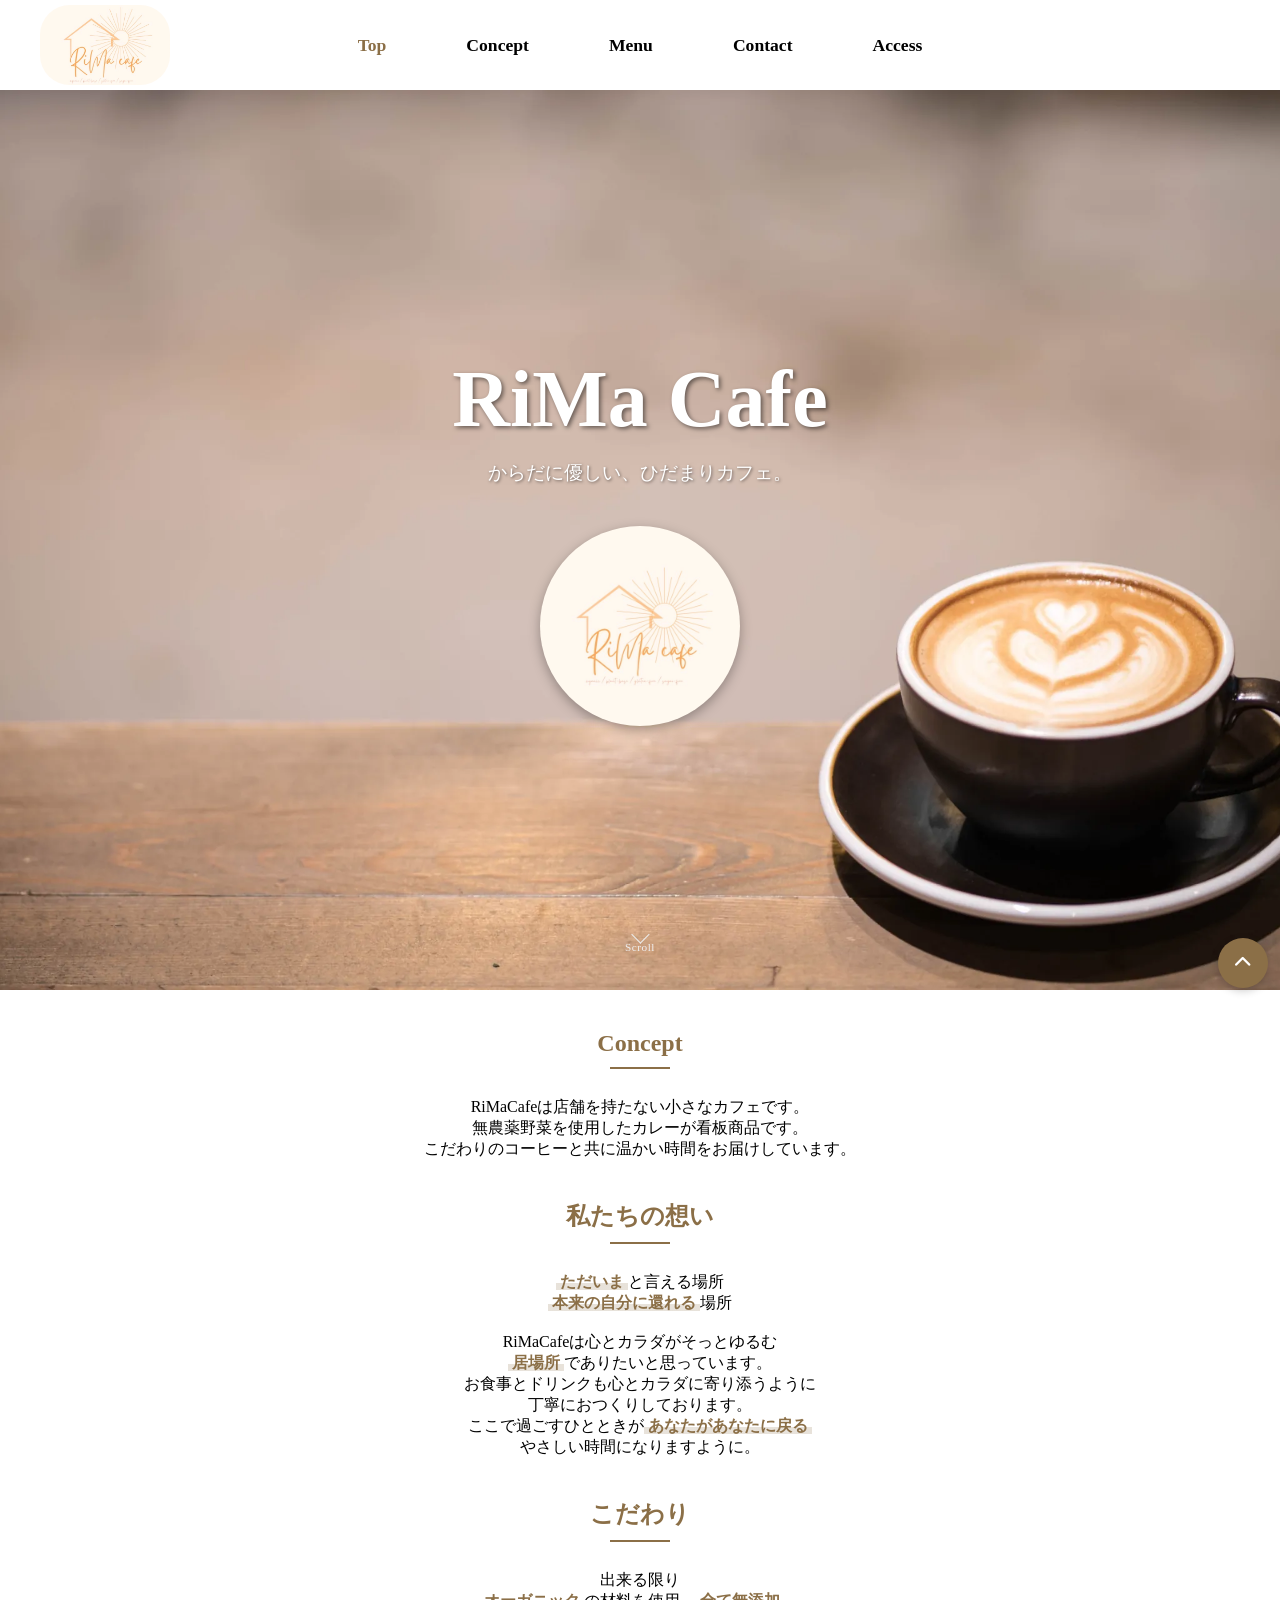
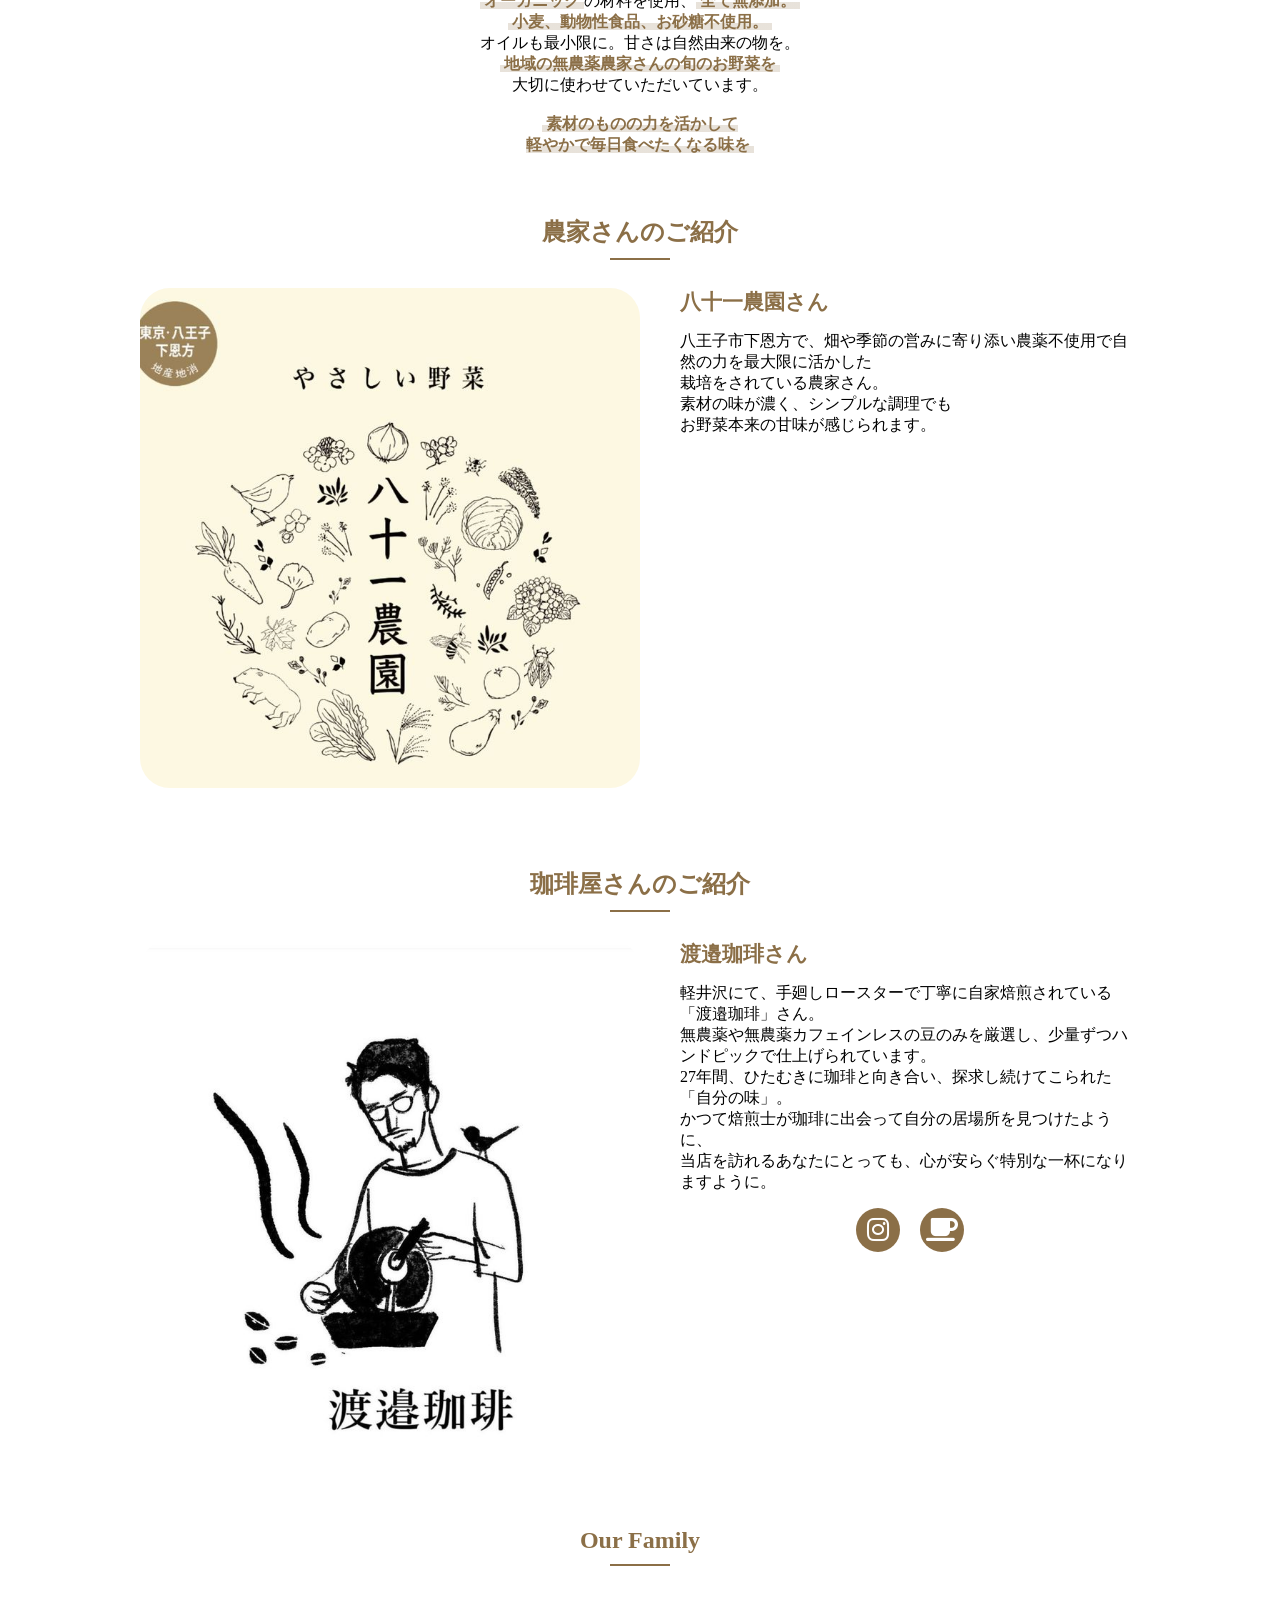
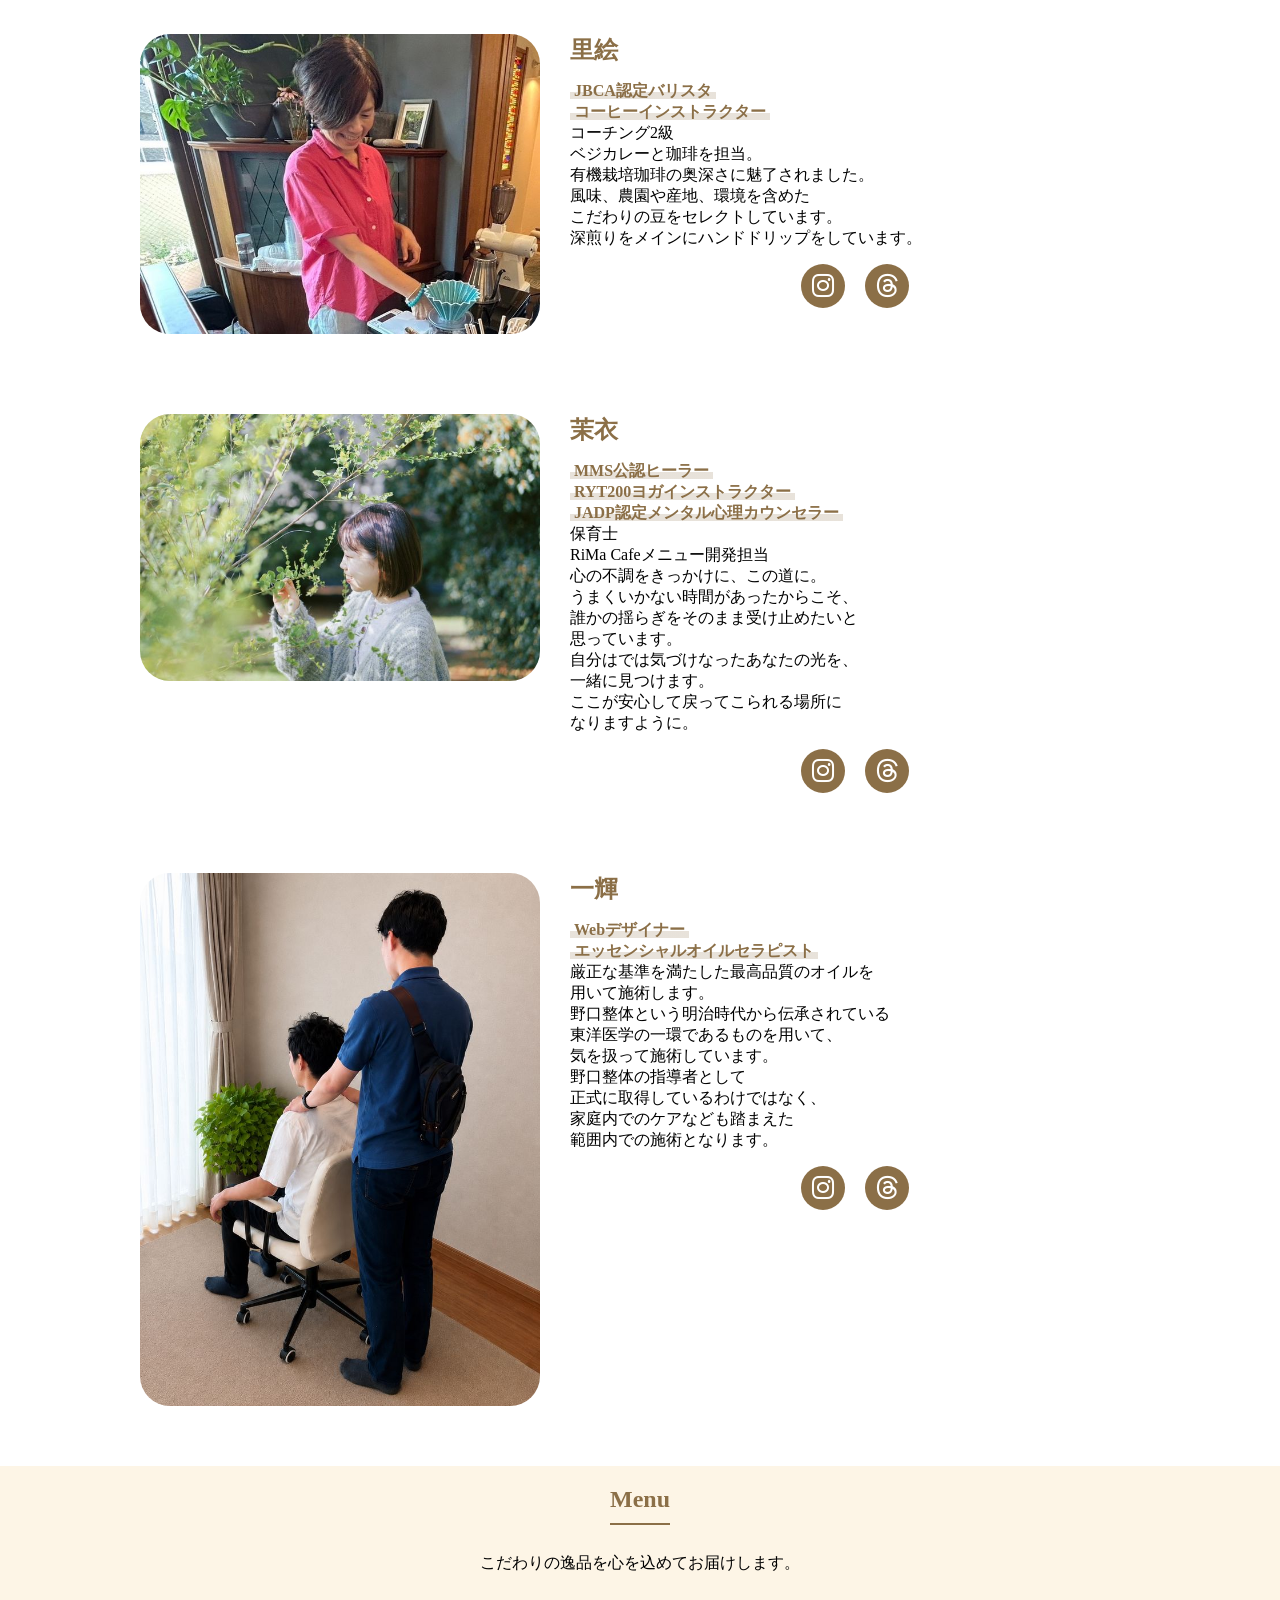
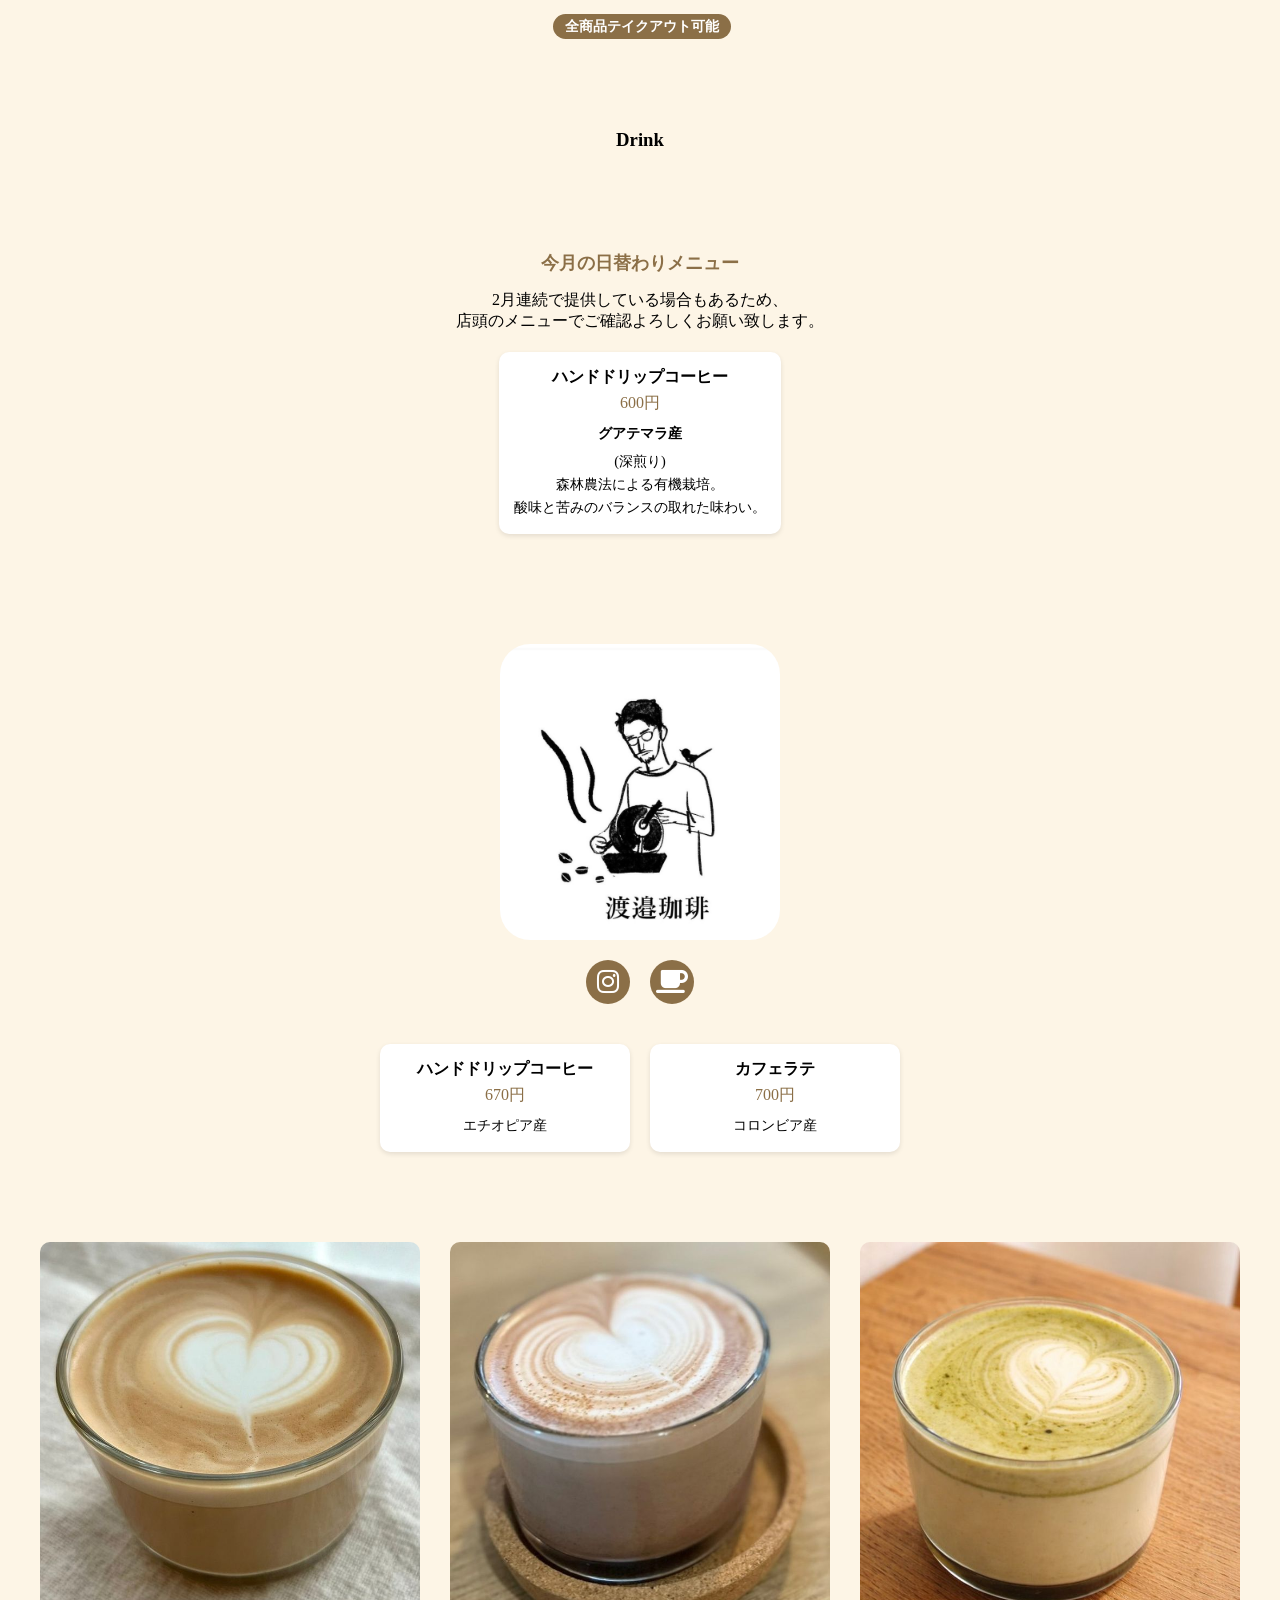
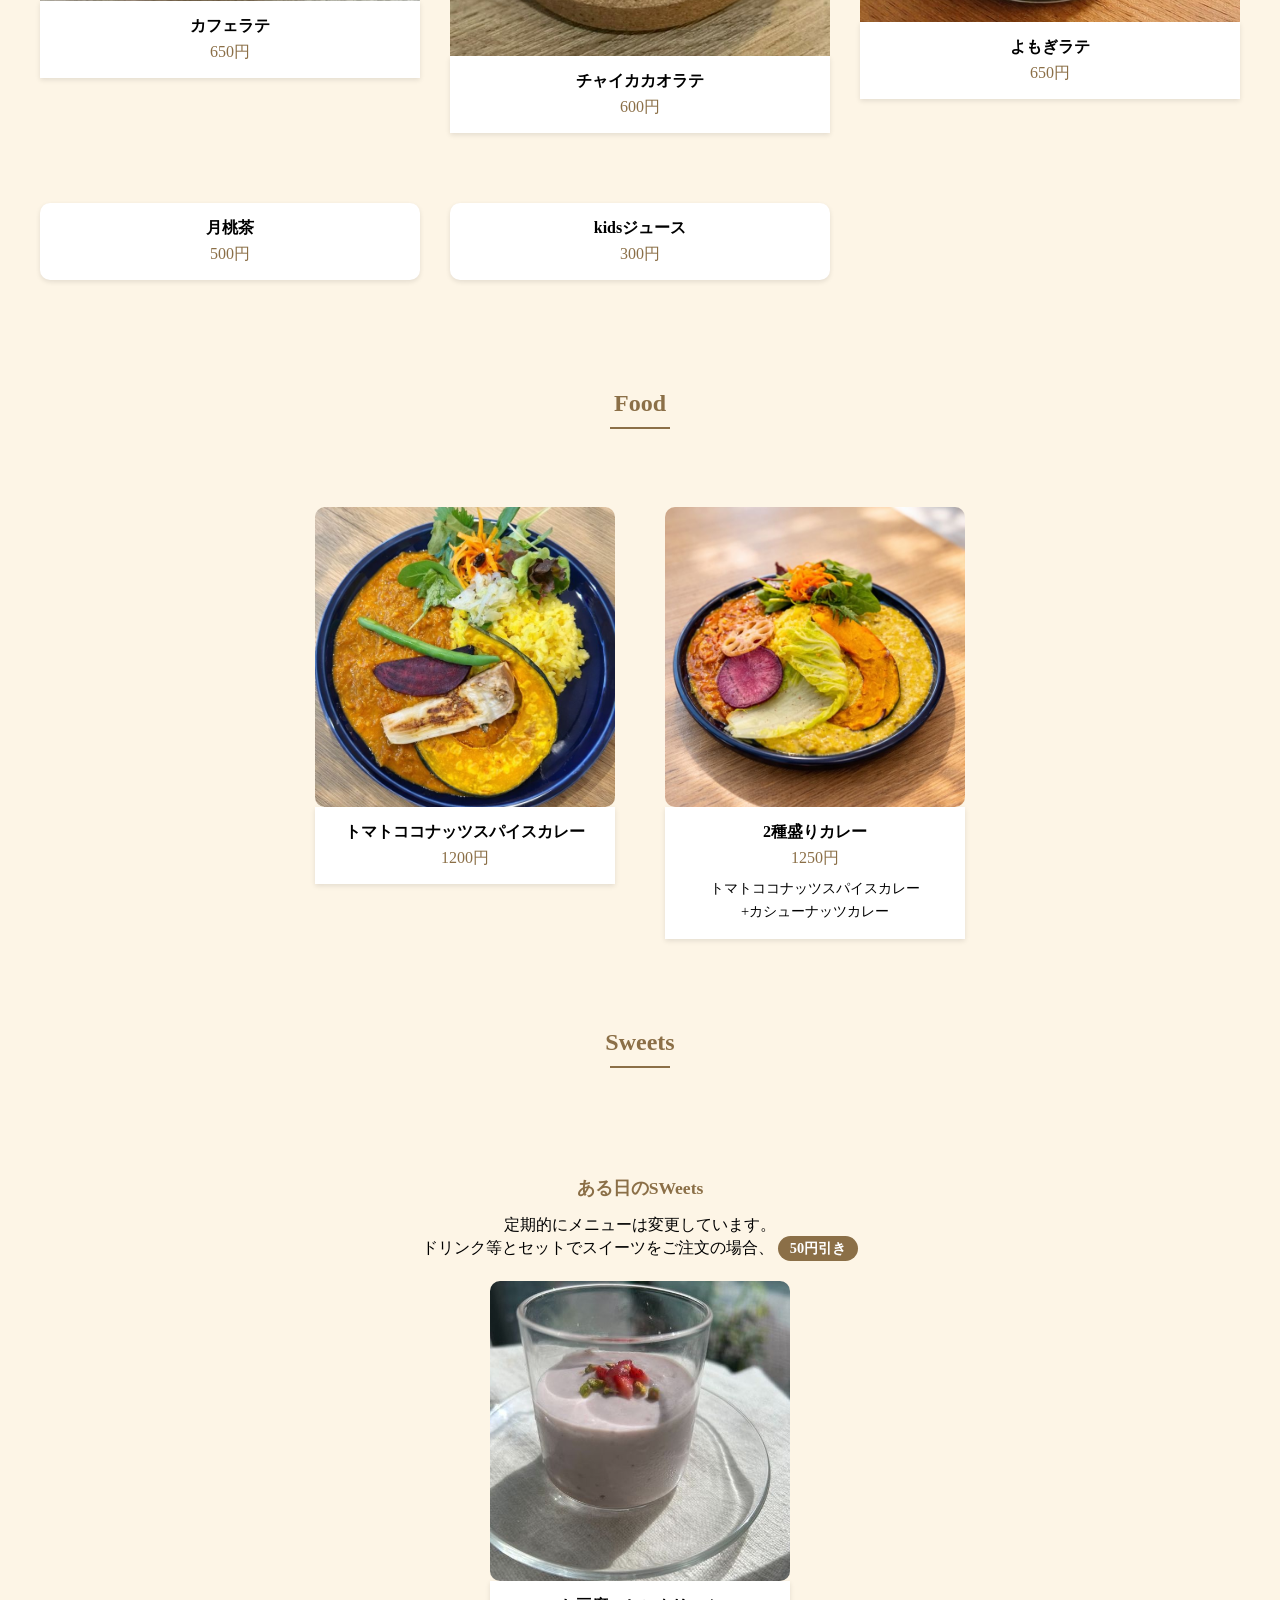
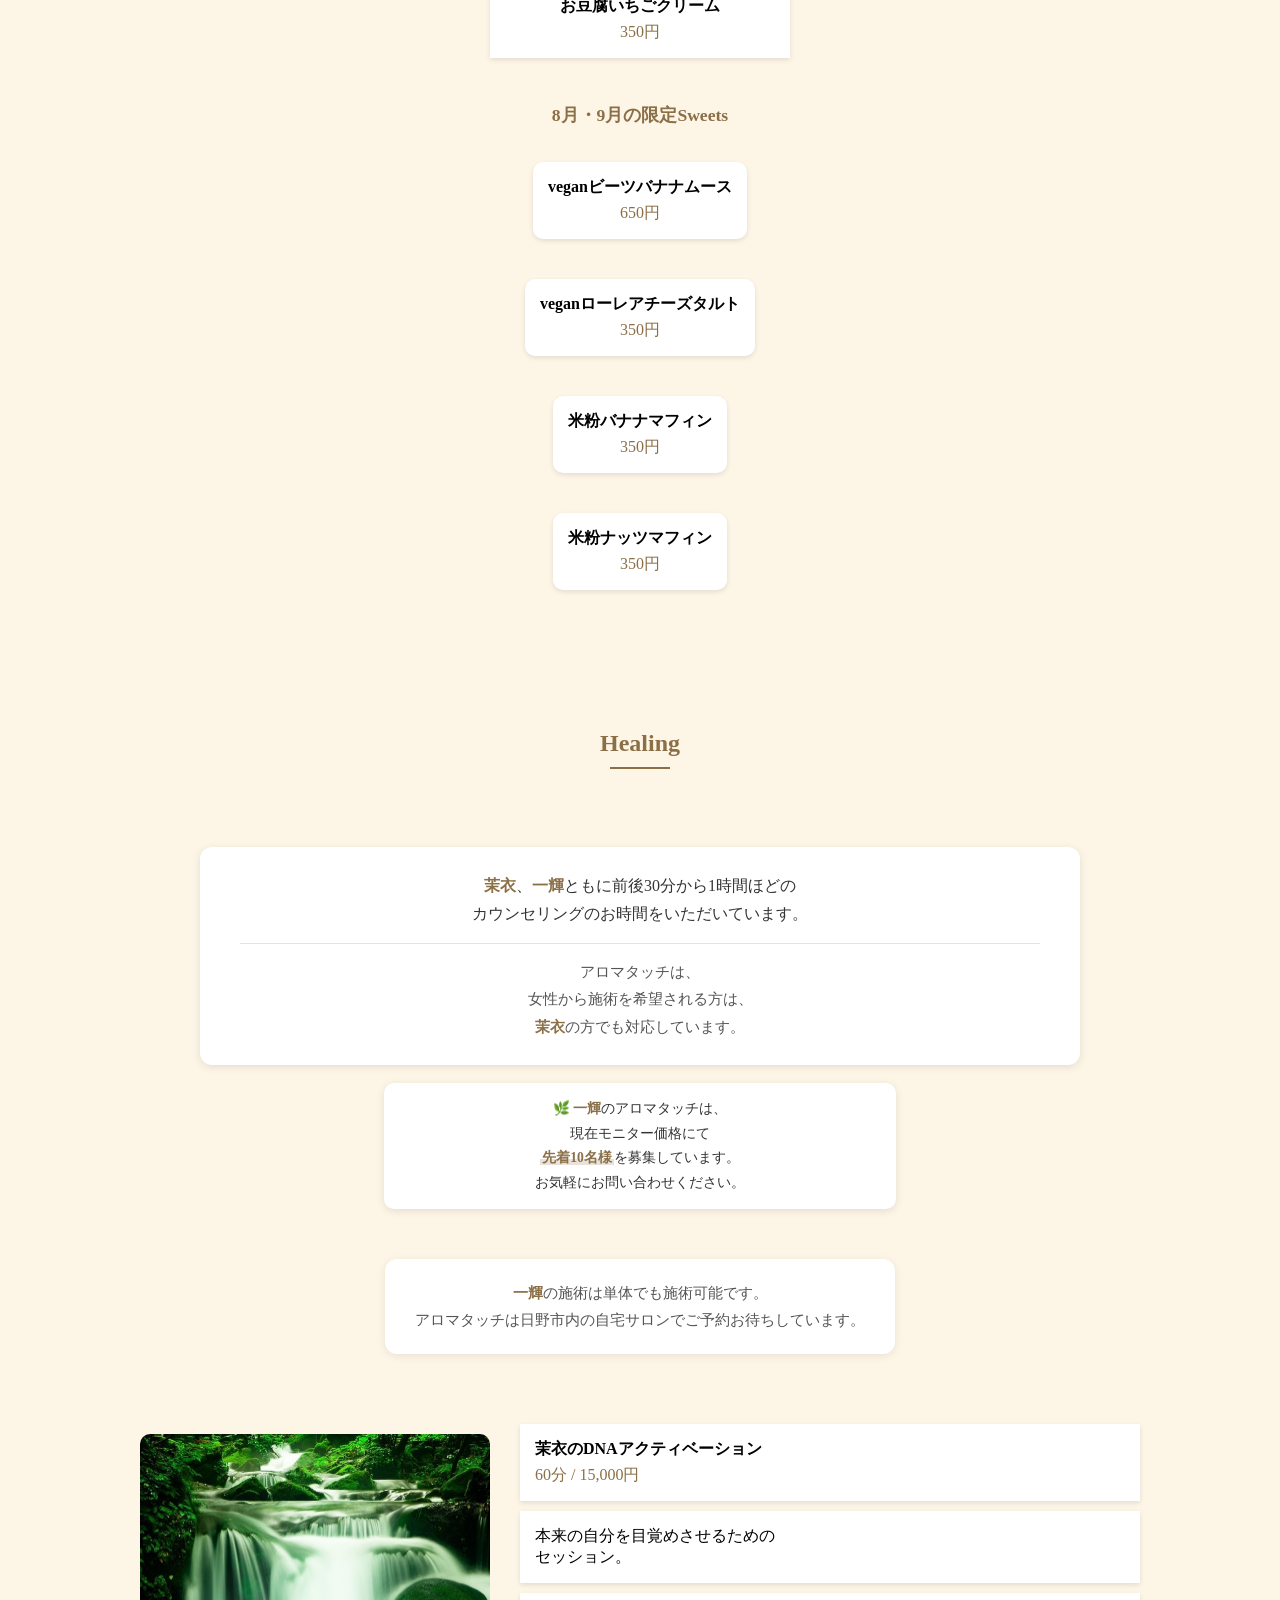
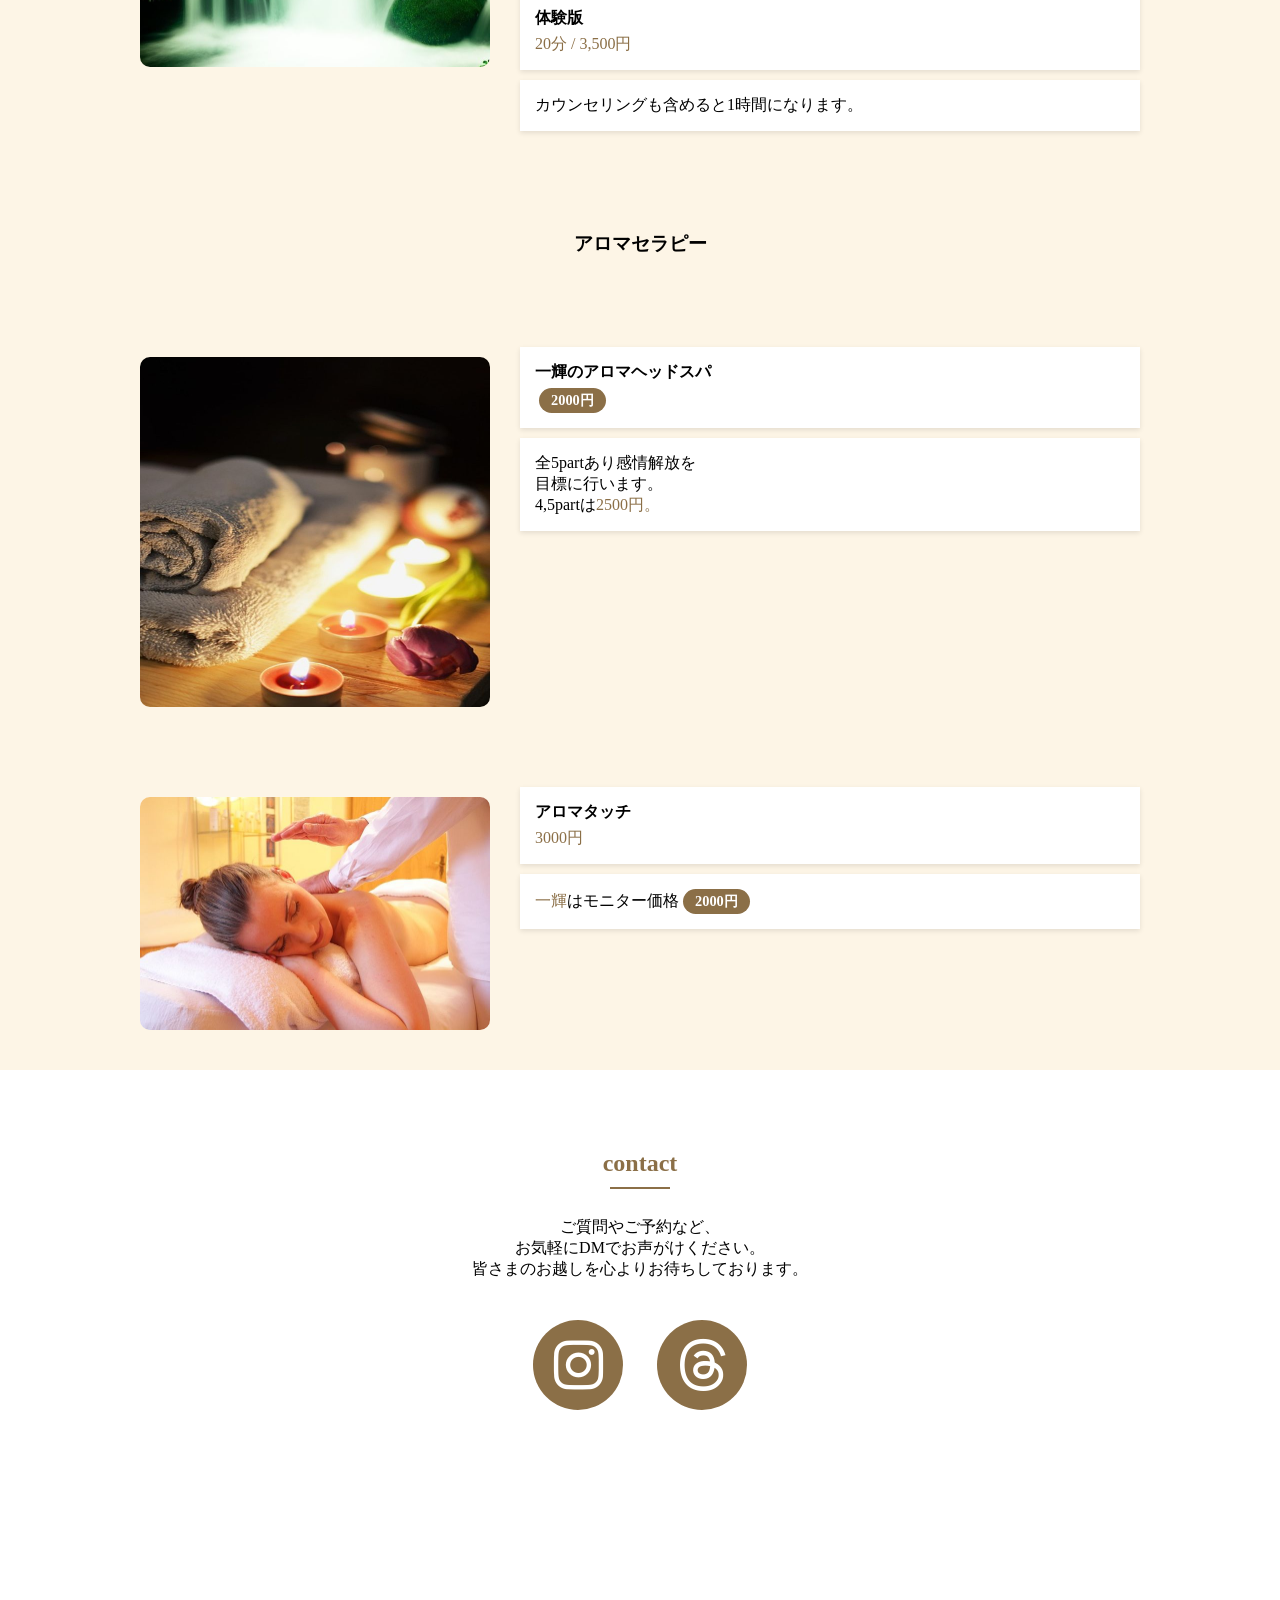
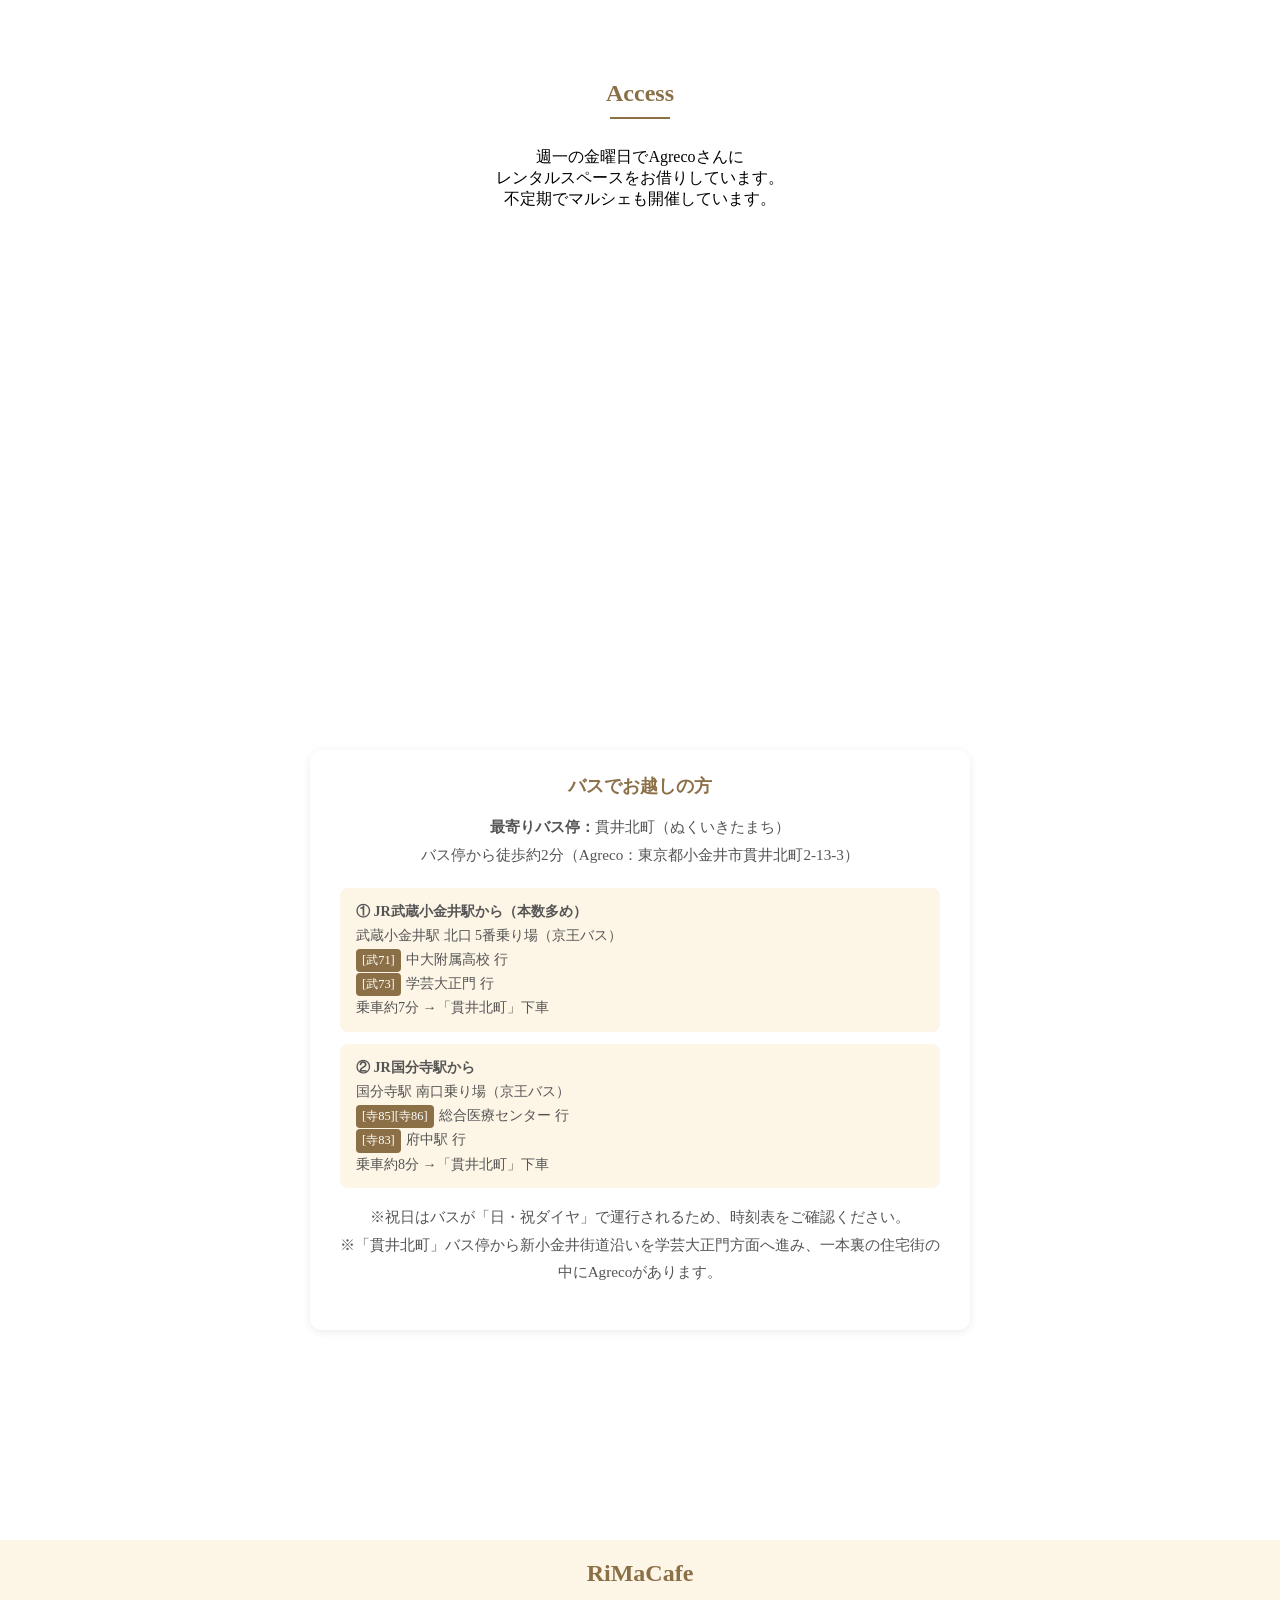
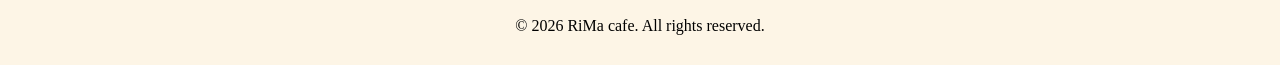
<file: index.html>
<!DOCTYPE html>
<html lang="ja">
<head>
    <meta charset="UTF-8">
    <meta name="viewport" content="width=device-width, initial-scale=1.0, viewport-fit=cover">
    <title>RiMa Cafe | からだに優しい、ひだまりカフェ</title>
    <meta name="description" content="RiMa Cafeは、オーガニック・グルテンフリーにこだわった手作りの珈琲とお菓子、アロマセラピーを提供する小さなカフェです。ご質問やご予約はInstagram・ThreadsのDMでお気軽にどうぞ。">

    <!-- OGP -->
    <meta property="og:title" content="RiMa Cafe | からだに優しい、ひだまりカフェ">
    <meta property="og:description" content="オーガニック・グルテンフリーにこだわった手作りの珈琲とお菓子、アロマセラピーを提供する小さなカフェです。">
    <meta property="og:type" content="website">
    <meta property="og:image" content="https://rimacafe.netlify.app/img/icon.jpeg">
    <meta property="og:url" content="https://rimacafe.netlify.app/">
    <meta property="og:locale" content="ja_JP">
    <meta name="twitter:card" content="summary_large_image">

    <link rel="icon" type="image/jpeg" href="img/icon.jpeg">
    <link rel="apple-touch-icon" href="img/icon.jpeg">

    <link rel="stylesheet" href="style.css">
    <link rel="stylesheet" href="https://cdnjs.cloudflare.com/ajax/libs/font-awesome/6.5.1/css/all.min.css" integrity="sha512-DTOQO9RWCH3ppGqcWaEA1BIZOC6xxalwEsw9c2QQeAIftl+Vegovlnee1c9QX4TctnWMn13TZye+giMm8e2LwA==" crossorigin="anonymous" referrerpolicy="no-referrer">
</head>
<body>
    <!-- ローディング画面（ロゴがふわっと浮かび上がる） -->
    <div id="splash">
        <img src="img/icon.jpeg" alt="RiMa Cafe ロゴ" class="splash-logo">
        <p class="splash-catch">からだに優しい、ひだまりカフェ。</p>
    </div>

    <!-- スクロール進捗バー -->
    <div id="scroll-progress"></div>

    <header>
        <img src="img/icon.jpeg" alt="Rima Cafe Icon" class="header-logo">
        <ul id="g-nav">
            <li><a href="#page1">Top</a></li>
            <li><a href="#page2">Concept</a></li>
            <li><a href="#page3">Menu</a></li>
            <li><a href="#page4">Contact</a></li>
            <li><a href="#page5">Access</a></li>
        </ul>
    </header>
    <div class="openbtn" id="openbtn"><span></span><span></span><span></span></div>

    <section class="top" id="page1">
        <div class="page1">
            <div class="home fade-in">
                <h1>RiMa Cafe</h1>
                <p>からだに優しい、ひだまりカフェ。</p>
                <img src="img/icon.jpeg" alt="Rima Cafe ロゴ" class="top-logo">
            </div>
            <div class="scrolldown4"><span>Scroll</span></div>
        </div>
    </section>

    <section class="concept" id="page2">
        <div class="page2 fade-in">
            <h2>Concept</h2>
            <p>RiMaCafeは店舗を持たない小さなカフェです。<br>
            無農薬野菜を使用したカレーが看板商品です。<br>
            こだわりのコーヒーと共に温かい時間をお届けしています。</p>
        </div>

        <div class="fade-in">
            <h2>私たちの想い</h2>
            <p><span>ただいま</span>と言える場所<br>
            <span>本来の自分に還れる</span>場所</p><br>
            <p>RiMaCafeは心とカラダがそっとゆるむ<br>
            <span>居場所</span>でありたいと思っています。</p>
            <p>お食事とドリンクも心とカラダに寄り添うように<br>
            丁寧におつくりしております。</p>
            <p>ここで過ごすひとときが<span>あなたがあなたに戻る</span><br>
            やさしい時間になりますように。</p>
        </div>

        <div class="fade-in">
            <h2>こだわり</h2>
            <p>出来る限り</p>
            <ul>
                <li><p><span>オーガニック</span>の材料を使用、<span>全て無添加。</span></p></li>
                <li><p><span>小麦、動物性食品、お砂糖不使用。</span><br>
                オイルも最小限に。甘さは自然由来の物を。</p></li>
                <li><p><span>地域の無農薬農家さんの旬のお野菜を</span><br>
                大切に使わせていただいています。</p></li>
            </ul>
            <br>
            <p><span>素材のものの力を活かして<br>
            軽やかで毎日食べたくなる味を</span></p>
        </div>

        <div class="fade-in farmer-section">
            <h2>農家さんのご紹介</h2>
            <div class="farmer-content">
                <img src="img/farm.jpeg" alt="八十一農園の畑の様子" loading="lazy">
                <div class="farmer-text">
                    <h3>八十一農園さん</h3>
                    <p>八王子市下恩方で、畑や季節の営みに寄り添い農薬不使用で自然の力を最大限に活かした<br>
                    栽培をされている農家さん。<br>
                    素材の味が濃く、シンプルな調理でも<br>
                    お野菜本来の甘味が感じられます。</p>
                </div>
            </div>
        </div>

        <div class="fade-in farmer-section">
            <h2>珈琲屋さんのご紹介</h2>
            <div class="farmer-content">
                <img src="img/watanabe.jpeg" alt="渡邉珈琲" loading="lazy">
                <div class="farmer-text">
                    <h3>渡邉珈琲さん</h3>
                    <p>軽井沢にて、手廻しロースターで丁寧に自家焙煎されている「渡邉珈琲」さん。<br>
                    無農薬や無農薬カフェインレスの豆のみを厳選し、少量ずつハンドピックで仕上げられています。<br>
                    27年間、ひたむきに珈琲と向き合い、探求し続けてこられた「自分の味」。<br>
                    かつて焙煎士が珈琲に出会って自分の居場所を見つけたように、<br>
                    当店を訪れるあなたにとっても、心が安らぐ特別な一杯になりますように。</p>
                    <div class="sns-links">
                        <a href="https://www.instagram.com/watanabe_home_roasted_coffee/" target="_blank" rel="noopener">
                            <i class="fa-brands fa-instagram"></i>
                        </a>
                         <a href="https://wc-home-roasted.stores.jp/" target="_blank" rel="noopener">
                            <i class="fa-solid fa-mug-saucer"></i>
                        </a>
                    </div>
                </div>
            </div>
        </div>

        <div class="fade-in">
            <h2>Our Family</h2>
            <div class="Family">

                <!-- 年齢順 1番目：里絵 -->
                <div class="family1 fade-in">
                    <img src="img/rie.jpeg" alt="里絵" loading="lazy">
                    <div class="text">
                        <h3>里絵</h3>
                        <ul>
                            <li><span class="highlight">JBCA認定バリスタ</span></li>
                            <li><span class="highlight">コーヒーインストラクター</span></li>
                            <li>コーチング2級</li>
                        </ul>
                        <p>ベジカレーと珈琲を担当。<br>
                        有機栽培珈琲の奥深さに魅了されました。<br>
                        風味、農園や産地、環境を含めた<br>
                        こだわりの豆をセレクトしています。<br>
                        深煎りをメインにハンドドリップをしています。</p>
                        <div class="sns-links">
                            <a href="https://www.instagram.com/t.rierie/" target="_blank" rel="noopener">
                                <i class="fa-brands fa-instagram"></i>
                            </a>
                            <a href="https://www.threads.com/@t.rierie?xmt=AQG0GP0-QJhRcvoYnDzXmbfjZnCsN-x-gjHfTgqiKEAhdwM" target="_blank" rel="noopener">
                                <i class="fa-brands fa-threads"></i>
                            </a>
                        </div>
                    </div>
                </div>

                <!-- 年齢順 2番目：茉衣 -->
                <div class="family2 fade-in">
                    <img src="img/mai.jpeg" alt="茉衣" loading="lazy">
                    <div class="text">
                        <h3>茉衣</h3>
                        <ul>
                        <li><span class="highlight">MMS公認ヒーラー</span></li>
                        <li><span class="highlight">RYT200ヨガインストラクター</span></li>
                        <li><span class="highlight">JADP認定メンタル心理カウンセラー</span></li>
                        <li>保育士</li>
                        </ul>
                        <p>RiMa Cafeメニュー開発担当<br>
                        心の不調をきっかけに、この道に。<br>
                        うまくいかない時間があったからこそ、<br>
                        誰かの揺らぎをそのまま受け止めたいと<br>
                        思っています。<br>
                        自分はでは気づけなったあなたの光を、<br>
                        一緒に見つけます。<br>
                        ここが安心して戻ってこられる場所に<br>
                        なりますように。</p>
                        <div class="sns-links">
                            <a href="https://www.instagram.com/ma___jasmine/" target="_blank" rel="noopener">
                                <i class="fa-brands fa-instagram"></i>
                            </a>
                            <a href="https://www.threads.com/@ma___jasmine/post/DZb8bzbHRGQ" target="_blank" rel="noopener">
                                <i class="fa-brands fa-threads"></i>
                            </a>
                        </div>
                    </div>
                </div>

                <!-- 年齢順 3番目：一輝 -->
                <div class="family3 fade-in">
                    <img src="img/kazu.jpg" alt="一輝" loading="lazy">
                    <div class="text">
                        <h3>一輝</h3>
                        <p><span class="highlight">Webデザイナー</span><br>
                        <span class="highlight">エッセンシャルオイルセラピスト</span><br>
                        厳正な基準を満たした最高品質のオイルを<br>
                        用いて施術します。<br>
                        野口整体という明治時代から伝承されている<br>
                        東洋医学の一環であるものを用いて、<br>
                        気を扱って施術しています。<br>
                        野口整体の指導者として<br>
                        正式に取得しているわけではなく、<br>
                        家庭内でのケアなども踏まえた<br>
                        範囲内での施術となります。</p>
                        <div class="sns-links">
                            <a href="https://www.instagram.com/kazuki_0039/" target="_blank" rel="noopener">
                                <i class="fa-brands fa-instagram"></i>
                            </a>
                            <a href="https://www.threads.com/@kazuki_0039?igshid=NTc4MTIwNjQ2YQ%3D%3D" target="_blank" rel="noopener">
                                <i class="fa-brands fa-threads"></i>
                            </a>
                        </div>
                    </div>
                </div>


            </div>
        </div>
    </section>

    <section class="menu" id="page3">
        <h2 class="fade-in">Menu</h2>
        <p class="fade-in">こだわりの逸品を心を込めてお届けします。</p>
        <p class="fade-in"><span class="price-badge">全商品テイクアウト可能</span></p>

        <main class="grid">
            <h3 class="fade-in">Drink</h3>
            
            <div class="monthly-special fade-in">
                <p class="special-label">今月の日替わりメニュー</p>
                <p>2月連続で提供している場合もあるため、<br>
                店頭のメニューでご確認よろしくお願い致します。</p>
                <div class="drink-item no-image">
                    <p><strong>ハンドドリップコーヒー</strong> 600円<br>
                    <span class="menu-description"><strong>グアテマラ産</strong>(深煎り)<br>
                    森林農法による有機栽培。<br>
                    酸味と苦みのバランスの取れた味わい。</span></p>
                </div>
            </div>

            <div class="watanabe-coffee fade-in">
                <div class="watanabe-header">
                    <img src="img/watanabe.jpeg" alt="渡邊珈琲" loading="lazy">
                </div>
              
                <div class="watanabe-links">
                    <a href="https://www.instagram.com/watanabe_home_roasted_coffee/" target="_blank" rel="noopener">
                        <i class="fa-brands fa-instagram"></i>
                    </a>
                    <a href="https://wc-home-roasted.stores.jp/" target="_blank" rel="noopener">
                        <i class="fa-solid fa-mug-saucer"></i>
                    </a>
                </div>
                <div class="watanabe-items">
                    <div class="drink-item no-image">
                        <p><strong>ハンドドリップコーヒー</strong> 670円<br>
                        <span class="menu-description">エチオピア産</span></p>
                    </div>
                    <div class="drink-item no-image">
                        <p><strong>カフェラテ</strong> 700円<br>
                        <span class="menu-description">コロンビア産</span></p>
                    </div>
                </div>
            </div>

            <div class="grid_center">
                <div class="drink-item fade-in">
                    <img src="img/rate.jpeg" alt="カフェラテ" loading="lazy">
                    <p><strong>カフェラテ</strong> 650円</p>
                </div>
                <div class="drink-item fade-in fade-in-delay-1">
                    <img src="img/chay.jpeg" alt="チャイカカオラテ" loading="lazy">
                    <p><strong>チャイカカオラテ</strong> 600円</p>
                </div>
                <div class="drink-item fade-in fade-in-delay-3">
                    <img src="img/yomogi.jpeg" alt="よもぎラテ" loading="lazy">
                    <p><strong>よもぎラテ</strong> 650円</p>
                </div>
                <div class="drink-item no-image fade-in fade-in-delay-3">
                    <p><strong>月桃茶</strong> 500円</p>
                </div>
                <div class="drink-item no-image fade-in">
                    <p><strong>kidsジュース</strong> 300円</p>
                </div>
            </div>

            <h2 class="fade-in">Food</h2>
            <div class="carry">
                <div class="tomato fade-in">
                    <img src="img/one.jpeg" alt="トマトココナッツスパイスカレー" loading="lazy">
                    <p><strong>トマトココナッツスパイスカレー</strong> 1200円</p>
                </div>
                <div class="coconut fade-in fade-in-delay-1">
                    <img src="img/double.jpeg" alt="2種盛りカレー" loading="lazy">
                    <p><strong>2種盛りカレー</strong> 1250円<br>
                    <span class="menu-description">トマトココナッツスパイスカレー<br>+カシューナッツカレー</span></p>
                </div>
            </div>

            <h2 class="fade-in">Sweets</h2>
            <div class="monthly-special fade-in">
                <p class="special-label">ある日のSWeets</p>
                <p>定期的にメニューは変更しています。<br>
                ドリンク等とセットでスイーツをご注文の場合、<span class="price-badge">50円引き</span></p>
                <div class="strovery">
                    <img src="img/strovery.jpeg" alt="いちごスイーツ" loading="lazy">
                    <p><strong>お豆腐いちごクリーム</strong> 350円</p>
                </div>

                <p class="special-label sweets-season-label">8月・9月の限定Sweets</p>
                <div class="strovery no-image">
                    <p><strong>veganビーツバナナムース</strong> 650円</p>
                </div>
                <div class="strovery no-image">
                    <p><strong>veganローレアチーズタルト</strong> 350円</p>
                </div>
                <div class="strovery no-image">
                    <p><strong>米粉バナナマフィン</strong> 350円</p>
                </div>
                <div class="strovery no-image">
                    <p><strong>米粉ナッツマフィン</strong> 350円</p>
                </div>
            </div>

            <h2 class="fade-in">Healing</h2>

            <div class="counseling-box fade-in">
                <p><span class="name-highlight">茉衣</span>、<span class="name-highlight">一輝</span>ともに前後30分から1時間ほどの<br>
                カウンセリングのお時間をいただいています。</p>
                <p class="counseling-note">アロマタッチは、<br>
                女性から施術を希望される方は、<br>
                <span class="name-highlight">茉衣</span>の方でも対応しています。</p>
            </div>

            <div class="monitor-box pop-in">
                <p>🌿 <strong class="kazuki-highlight">一輝</strong>のアロマタッチは、<br>
                現在モニター価格にて<br>
                <strong class="monitor-emphasis">先着10名様</strong>を募集しています。<br>
                お気軽にお問い合わせください。</p>
            </div>

            <div class="notice-box pop-in">
                <p><span class="kazuki-highlight">一輝</span>の施術は単体でも施術可能です。<br>
                アロマタッチは日野市内の自宅サロンでご予約お待ちしています。</p>
            </div>

           <div class="boss fade-in">
    <div class="god">
        <img src="img/healng.jpg" alt="茉衣のDNAアクティベーション" loading="lazy">
    </div>
    <div class="engel">
        <p><strong>茉衣のDNAアクティベーション</strong> <span class="price-color">60分 / 15,000円</span></p>
        <p class="session-note">本来の自分を目覚めさせるための<br>
        セッション。</p>
        <p><strong>体験版</strong> <span class="price-color">20分 / 3,500円</span></p>
        <p class="engel-black">カウンセリングも含めると1時間になります。</p>
    </div>
</div>
            <h3 class="fade-in">アロマセラピー</h3>
            <div class="options-wrapper">
                <div class="headspa fade-in">
                    <div class="head1">
                        <img src="img/headspa.jpg" alt="一輝のアロマヘッドスパ" loading="lazy">
                    </div>
                    <div class="head2">
                        <p><strong>一輝のアロマヘッドスパ</strong> <span class="price-badge">2000円</span></p>
                        <p>全5partあり感情解放を<br>
                        目標に行います。<br>
                        4,5partは<span class="price-color">2500円。</span></p>
                    </div>
                </div>

                <div class="touch fade-in">
                    <div class="touch1">
                        <img src="img/touch.jpg" alt="アロマタッチ" loading="lazy">
                    </div>
                    <div class="touch2">
                        <p><strong>アロマタッチ</strong> 3000円</p>
                        <p class="engel-black"><span class="price-color">一輝</span>はモニター価格<span class="price-badge">2000円</span></p>
                    </div>
                </div>
            </div>
        </main>
    </section>

    <section class="contact" id="page4">
        <h2 class="fade-in">contact</h2>
        <p class="fade-in contact-text">ご質問やご予約など、<br>
        お気軽にDMでお声がけください。<br>
        皆さまのお越しを心よりお待ちしております。</p>
        <div class="fade-in">
            <a href="https://www.instagram.com/r/rima2025524" target="_blank" rel="noopener">
                <i class="fa-brands fa-instagram"></i>
            </a>
            <a href="https://www.threads.net/@rima2025524" target="_blank" rel="noopener">
                <i class="fa-brands fa-threads"></i>
            </a>
        </div>
    </section>

    <section class="Access" id="page5">
        <h2 class="fade-in">Access</h2>
        <p class="fade-in access-text">週一の金曜日でAgrecoさんに<br>
        レンタルスペースをお借りしています。<br>
        不定期でマルシェも開催しています。</p>
        <iframe class="pop-in" src="https://www.google.com/maps/embed?pb=!1m18!1m12!1m3!1d3239.8109040269296!2d139.49574007578886!3d35.70627067257911!2m3!1f0!2f0!3f0!3m2!1i1024!2i768!4f13.1!3m3!1m2!1s0x6018e547624ea817%3A0x3ab2cf100abfaadb!2sAGRECO!5e0!3m2!1sja!2sjp!4v1770897481192!5m2!1sja!2sjp" allowfullscreen="" loading="lazy" referrerpolicy="no-referrer-when-downgrade"></iframe>

        <div class="bus-access fade-in">
            <h3>バスでお越しの方</h3>
            <p><strong>最寄りバス停：</strong>貫井北町（ぬくいきたまち）<br>
            バス停から徒歩約2分（Agreco：東京都小金井市貫井北町2-13-3）</p>

            <div class="bus-route">
                <p class="bus-route-title">① JR武蔵小金井駅から（本数多め）</p>
                <p>武蔵小金井駅 北口 5番乗り場（京王バス）<br>
                <span class="bus-line">[武71]</span> 中大附属高校 行<br>
                <span class="bus-line">[武73]</span> 学芸大正門 行<br>
                乗車約7分 →「貫井北町」下車</p>
            </div>

            <div class="bus-route">
                <p class="bus-route-title">② JR国分寺駅から</p>
                <p>国分寺駅 南口乗り場（京王バス）<br>
                <span class="bus-line">[寺85][寺86]</span> 総合医療センター 行<br>
                <span class="bus-line">[寺83]</span> 府中駅 行<br>
                乗車約8分 →「貫井北町」下車</p>
            </div>

            <p class="bus-note">※祝日はバスが「日・祝ダイヤ」で運行されるため、時刻表をご確認ください。<br>
            ※「貫井北町」バス停から新小金井街道沿いを学芸大正門方面へ進み、一本裏の住宅街の中にAgrecoがあります。</p>
        </div>

        <div class="fade-in">
            <a href="https://www.instagram.com/agreco_25" target="_blank" rel="noopener">
                <i class="fa-brands fa-instagram"></i>
            </a>
        </div>
    </section>

    <footer>
        <h2>RiMaCafe</h2>
        <p>© 2026 RiMa cafe. All rights reserved.</p>
    </footer>

    <!-- トップへ戻るボタン（8-1-2） -->
    <div id="page-top"><a href="#page1" aria-label="ページの先頭へ戻る"><i class="fa-solid fa-chevron-up"></i></a></div>

    <script src="animation.js"></script>
</body>
</html>
</file>
<file: style.css>
* {
    margin: 0;
    padding: 0;
}

html {
    scroll-behavior: smooth;
}

/* フェードインアニメーション */
.fade-in {
    opacity: 0;
    transform: translateY(30px);
    transition: opacity 0.8s ease-out, transform 0.8s ease-out;
}

.fade-in.is-visible {
    opacity: 1;
    transform: translateY(0);
}

/* 遅延アニメーション用 */
.fade-in-delay-1 {
    transition-delay: 0.2s;
}

.fade-in-delay-2 {
    transition-delay: 0.4s;
}

.fade-in-delay-3 {
    transition-delay: 0.6s;
}

/* 強調ポップイン（8-1-4：注意書き・地図など目立たせたい要素用） */
.pop-in {
    opacity: 0;
    transform: translateY(60px);
}

.pop-in.is-visible {
    animation: popInAnime 0.6s cubic-bezier(0.34, 1.56, 0.64, 1) forwards;
}

@keyframes popInAnime {
    from {
        opacity: 0;
        transform: translateY(60px);
    }
    to {
        opacity: 1;
        transform: translateY(0);
    }
}

/* ===== ローディング画面（ロゴがふわっと浮かび上がる） ===== */
#splash {
    position: fixed;
    inset: 0;
    z-index: 10000;
    /* ロゴ画像の背景色に合わせて縁を見えなくする */
    background: #fff9ef;
    display: flex;
    flex-direction: column;
    justify-content: center;
    align-items: center;
    transition: opacity 0.8s ease;
}

#splash.fadeout {
    opacity: 0;
    pointer-events: none;
}

.splash-logo {
    width: min(85vw, 440px);
    height: auto;
    opacity: 0;
    animation: splashLogoIn 1.4s ease-out forwards;
}

@keyframes splashLogoIn {
    from {
        opacity: 0;
        transform: scale(0.92);
    }
    to {
        opacity: 1;
        transform: scale(1);
    }
}

.splash-catch {
    margin-top: 18px;
    color: rgb(139, 111, 71);
    font-size: 1.3rem;
    letter-spacing: 0.15em;
    opacity: 0;
    animation: splashCatchIn 1s ease 1.2s forwards;
}

@keyframes splashCatchIn {
    from {
        opacity: 0;
        transform: translateY(12px);
    }
    to {
        opacity: 1;
        transform: translateY(0);
    }
}

/* ===== スクロール誘導矢印（9-1-4） ===== */
.scrolldown4 {
    position: absolute;
    left: 50%;
    bottom: 3%;
    transform: translateX(-50%);
    z-index: 2;
    display: flex;
    flex-direction: column;
    align-items: center;
    animation: arrowmove 1.5s ease-in-out infinite;
}

@keyframes arrowmove {
    0% { bottom: 3%; }
    50% { bottom: 5%; }
    100% { bottom: 3%; }
}

.scrolldown4 span {
    color: #eee;
    font-size: 0.7rem;
    letter-spacing: 0.05em;
    white-space: nowrap;
    margin-bottom: 10px;
}

.scrolldown4::before {
    content: "";
    width: 12px;
    height: 12px;
    border-left: 1px solid #eee;
    border-bottom: 1px solid #eee;
    transform: rotate(-45deg);
    margin-top: -6px;
}

/* ===== ヘッダー縮小（5-1-8） ===== */
header.height-min {
    position: fixed;
    top: 0;
    left: 0;
    width: 100%;
    height: 56px;
    z-index: 999;
    box-shadow: 0 2px 8px rgba(0, 0, 0, 0.12);
    animation: headerDown 0.5s forwards;
    transition: transform 0.3s ease;
}

/* 下スクロール中はヘッダーを隠して閲覧領域を広げる（UpMove/DownMove） */
header.height-min.header-hide {
    transform: translateY(-100%);
}

/* 縮小時はロゴが枠からはみ出さないようサイズを合わせる */
header.height-min .header-logo {
    width: 40px;
    height: 32px;
    border-radius: 14px;
}

@keyframes headerDown {
    from {
        opacity: 0;
        transform: translateY(-80px);
    }
    to {
        opacity: 1;
        transform: translateY(0);
    }
}

/* ===== カードホバーで浮き上がる（7-1-18） ===== */
.drink-item,
.tomato,
.coconut,
.strovery {
    /* fade-inのopacityアニメーションを維持しつつホバーを追加 */
    transition: opacity 0.8s ease-out, transform 0.3s ease, box-shadow 0.3s ease;
}

.drink-item:hover,
.tomato:hover,
.coconut:hover,
.strovery:hover {
    transform: translateY(-6px);
    box-shadow: 0 10px 20px rgba(0, 0, 0, 0.15);
}

/* ===== ハンバーガーメニュー（5-2-1：3本線が×に） ===== */
.openbtn {
    display: none;
    position: fixed;
    top: 8px;
    right: 10px;
    z-index: 9999;
    cursor: pointer;
    width: 50px;
    height: 50px;
    background: rgb(139, 111, 71);
    border-radius: 50%;
}

.openbtn span {
    display: inline-block;
    transition: all 0.4s;
    position: absolute;
    left: 14px;
    height: 3px;
    border-radius: 2px;
    background: #fff;
    width: 45%;
}

.openbtn span:nth-of-type(1) {
    top: 15px;
}

.openbtn span:nth-of-type(2) {
    top: 23px;
}

.openbtn span:nth-of-type(3) {
    top: 31px;
}

/* activeクラスが付与されると線が回転して×に */
.openbtn.active span:nth-of-type(1) {
    top: 18px;
    left: 18px;
    transform: translateY(6px) rotate(-45deg);
    width: 30%;
}

.openbtn.active span:nth-of-type(2) {
    opacity: 0;
}

.openbtn.active span:nth-of-type(3) {
    top: 30px;
    left: 18px;
    transform: translateY(-6px) rotate(45deg);
    width: 30%;
}

header {
    background-color: white;
    height: 10vh;
    color: black;
    display: flex;
    align-items: center;
    justify-content: space-between;
    padding: 0 20px;
    position: relative;
}

.header-logo {
    width: 60px;
    height: 40px;
    border-radius: 20px;
    object-fit: cover;
    position: absolute;
    left: 15px;
    top: 50%;
    transform: translateY(-50%);
}

header ul {
    display: flex;
    list-style: none;
    justify-content: center;
    align-items: center;
    height: 100%;
    width: 100%;
    margin: 0;
    padding: 0;
    padding-left: 75px;
}

header ul li {
    padding: 8px 10px;
}

header ul li a {
    color: black;
    text-decoration: none;
    font-weight: bold;
    font-size: 0.9rem;
    transition: color 0.2s ease;
}

header ul li a:hover,
header ul li a:active {
    color: rgb(139, 111, 71);
}

body {
    text-align: center;
}

section {
    width: 100vw;
    min-height: 100vh;
}

/* ===== TOP セクション ===== */
.top {
    height: 100svh;
    height: 100dvh;
    min-height: -webkit-fill-available;
}

.concept {
    height: auto;
}

/* Concept見出しがスクロール時にずれるのを防ぐ（横方向の移動を無効化） */
.concept .page2.fade-in {
    transform: none;
}

.concept .page2.fade-in.is-visible {
    transform: none;
}

.concept .fade-in:nth-child(2) p span {
    color: rgb(139, 111, 71);
    font-weight: bold;
    background: linear-gradient(transparent 60%, rgba(139, 111, 71, 0.2) 60%);
    padding: 0 4px;
}

.concept .fade-in:nth-child(3) ul li p span {
    font-weight: bold;
    color: rgb(139, 111, 71);
    background: linear-gradient(transparent 60%, rgba(139, 111, 71, 0.2) 60%);
    padding: 0 4px;
}

.concept .fade-in:nth-child(3) > p:last-child span {
    color: rgb(139, 111, 71);
    font-weight: bold;
    background: linear-gradient(transparent 60%, rgba(139, 111, 71, 0.2) 60%);
    padding: 0 4px;
}

/* ===== Our Family ハイライト ===== */
.highlight {
    color: rgb(139, 111, 71);
    font-weight: bold;
    background: linear-gradient(transparent 60%, rgba(139, 111, 71, 0.2) 60%);
    padding: 0 4px;
}

.farmer-section {
    text-align: center;
    padding: 20px;
}

.farmer-section h2 {
    color: rgb(139, 111, 71);
    margin: 20px auto;
    padding: 20px;
}

.farmer-content {
    display: flex;
    flex-direction: column;
    align-items: center;
    max-width: 1000px;
    margin: 0 auto;
}

.farmer-content img {
    width: 100%;
    max-width: 400px;
    height: auto;
    border-radius: 30px;
    margin-bottom: 20px;
}

.farmer-text {
    text-align: center;
    max-width: 600px;
}

.farmer-text h3 {
    color: rgb(139, 111, 71);
    margin-bottom: 15px;
    font-size: 1.3rem;
}

.text ul {
    list-style: none;
}

.menu {
    background-color: #FDF5E6;
    width: 100vw;
    min-height: 100vh;
    height: auto;
}

.contact {
    width: 100vw;
    min-height: 50vh;
    height: auto;
    padding: 40px 0;
}

.contact-text {
    margin-bottom: 20px !important;
}

.Access {
    width: 100vw;
    min-height: 50vh;
    height: auto;
    padding: 40px 0;
    display: flex;
    flex-direction: column;
    align-items: center;
}

.access-text {
    margin-bottom: 20px !important;
}

h2 {
    color: rgb(139, 111, 71);
    margin: 20px;
    padding: 20px;
}

/* ===== .page1 ===== */
.page1 {
    width: 100vw;
    height: 100svh;
    height: 100dvh;
    display: flex;
    justify-content: center;
    align-items: center;
    min-height: -webkit-fill-available;
    position: relative;
    overflow: hidden;
}

.page1::after {
    content: '';
    position: absolute;
    inset: 0;
    background-image: url(img/herp_mobile.webp);
    background-repeat: no-repeat;
    background-size: cover;
    background-position: center center;
    filter: brightness(0.75) contrast(0.82);
    z-index: 0;
}

.home {
    position: relative;
    z-index: 1;
    display: flex;
    flex-direction: column;
    justify-content: center;
    align-items: center;
    text-align: center;
    padding: 20px;
}

.home h1 {
    font-size: 4rem;
    color: white;
    text-shadow: 2px 2px 4px rgba(0, 0, 0, 0.5);
    margin-bottom: 15px;
}

.home p {
    font-size: 1.2rem;
    color: white;
    text-shadow: 1px 1px 3px rgba(0, 0, 0, 0.5);
    margin-bottom: 20px;
}

.top-logo {
    width: 130px;
    height: 130px;
    margin-top: 20px;
    border-radius: 50%;
    object-fit: cover;
    filter: drop-shadow(0 4px 6px rgba(0, 0, 0, 0.3));
}

.grid {
    display: flex;
    flex-direction: column;
    align-items: center;
    width: 100%;
}

.grid img {
    width: 300px;
    height: auto;
    margin: 10px auto;
}

.monthly-special {
    display: flex;
    flex-direction: column;
    align-items: center;
    margin: 50px 0;
    width: 100%;
}

.special-label {
    font-size: 1.1rem;
    color: rgb(139, 111, 71);
    font-weight: bold;
    margin-bottom: 15px;
    text-align: center;
}

.menu > p.fade-in {
    margin-bottom: 40px;
}

.grid_center {
    display: flex;
    flex-direction: column;
    align-items: center;
    width: 100%;
}

.drink-item.no-image p {
    border-radius: 10px;
}

.drink-item {
    margin: 20px 0;
    max-width: 300px;
}

.drink-item img {
    display: block;
    margin: 0 auto;
    margin-bottom: 0;
    border-radius: 10px 10px 0 0;
    width: 300px;
    height: auto;
}

.drink-item p {
    background-color: white;
    color: rgb(139, 111, 71);
    padding: 15px;
    margin: 0;
    box-shadow: 0 2px 5px rgba(0,0,0,0.1);
}

.drink-item p strong {
    display: block;
    margin-bottom: 5px;
    color: black;
}

.drink-item p .menu-description {
    display: block;
    font-size: 0.9rem;
    line-height: 1.6;
    margin-top: 8px;
    color: black;
}

.carry {
    display: flex;
    flex-direction: column;
    align-items: center;
}

.tomato, .coconut {
    margin: 20px 0;
    max-width: 300px;
}

.tomato img, .coconut img {
    width: 300px;
    height: 300px;
    object-fit: cover;
    border-radius: 10px;
    display: block;
    margin: 0 auto;
    margin-bottom: 0;
}

.tomato p, .coconut p {
    background-color: white;
    color: rgb(139, 111, 71);
    padding: 15px;
    margin: 0;
    box-shadow: 0 2px 5px rgba(0,0,0,0.1);
}

.tomato p strong, .coconut p strong {
    display: block;
    margin-bottom: 5px;
    color: black;
}

.monthly-special p2 {
margin: 50px;
}

.tomato p .menu-description,
.coconut p .menu-description {
    display: block;
    font-size: 0.9rem;
    line-height: 1.6;
    margin-top: 8px;
    color: black;
}

.strovery {
    margin: 20px 0;
    max-width: 300px;
    margin-left: auto;
    margin-right: auto;
}

.strovery img {
    width: 300px;
    height: 300px;
    object-fit: cover;
    border-radius: 10px;
    display: block;
    margin: 0 auto;
    margin-bottom: 0;
}

.strovery p {
    background-color: white;
    color: rgb(139, 111, 71);
    padding: 15px;
    margin: 0;
    box-shadow: 0 2px 5px rgba(0,0,0,0.1);
}

.strovery p strong {
    display: block;
    margin-bottom: 5px;
    color: black;
}

.strovery p .menu-description {
    display: block;
    font-size: 0.9rem;
    line-height: 1.6;
    margin-top: 8px;
    color: black;
}

.strovery.no-image p {
    border-radius: 10px;
}

.sweets-season-label {
    margin-top: 25px;
}

.sweets-note {
    background-color: white;
    color: black;
    padding: 15px;
    margin: 30px auto 20px auto;
    max-width: 300px;
    box-shadow: 0 2px 5px rgba(0,0,0,0.1);
    text-align: center;
}

.boss {
    display: flex;
    justify-content: center;
    align-items: center;
    flex-wrap: wrap;
}

.god img {
    width: 300px;
    height: auto;
    display: block;
    margin-bottom: 0;
    border-radius: 10px;
}

.engel {
    max-width: 300px;
}

.engel p {
    background-color: white;
    color: rgb(139, 111, 71);
    padding: 15px;
    margin: 0 0 10px 0;
    box-shadow: 0 2px 5px rgba(0,0,0,0.1);
}

.engel p strong {
    display: block;
    margin-bottom: 5px;
    color: black;
}

.engel p:nth-child(2) {
    color: black;
}

.counseling-box {
    background-color: white;
    border-radius: 10px;
    box-shadow: 0 2px 8px rgba(0,0,0,0.1);
    padding: 14px 16px;
    margin: 16px auto 8px auto;
    max-width: 480px;
    width: 82%;
    text-align: center;
    line-height: 1.7;
    font-size: 0.85rem;
    color: #333;
}

.counseling-box .counseling-note {
    margin-top: 10px;
    padding-top: 10px;
    border-top: 1px solid rgba(139, 111, 71, 0.2);
    font-size: 0.85rem;
    color: #555;
    line-height: 1.8;
}

.name-highlight {
    color: rgb(139, 111, 71);
    font-weight: bold;
}

/* ===== 一輝 モニター募集テキスト ===== */
.kazuki-highlight {
    color: rgb(139, 111, 71);
    font-weight: bold;
}

.monitor-box {
    background-color: white;
    border-radius: 10px;
    box-shadow: 0 2px 8px rgba(0,0,0,0.1);
    padding: 14px 16px;
    margin: 8px auto 20px auto;
    max-width: 480px;
    width: 82%;
    text-align: center;
    line-height: 1.8;
    font-size: 0.85rem;
    color: #333;
}

/* ===== 体験版・価格カラー ===== */
.price-color {
    color: rgb(139, 111, 71);
}

.engel-black {
    color: black !important;
}

.session-note {
    color: black !important;
}

.monitor-emphasis {
    color: rgb(139, 111, 71);
    font-weight: bold;
    background: linear-gradient(transparent 60%, rgba(139, 111, 71, 0.2) 60%);
    padding: 0 2px;
}

/* モニター価格などを一目で分かるバッジ表示にする */
.price-badge {
    display: inline-block;
    background-color: rgb(139, 111, 71);
    color: #fff;
    font-weight: bold;
    font-size: 0.9rem;
    padding: 3px 12px;
    border-radius: 20px;
    margin-left: 4px;
}

/* ===== */

.options-wrapper {
    margin-top: 10px;
}

h3.fade-in {
    margin-top: 50px;
}

/* メニュー各セクションの前後に余白を追加 */
.menu .grid > h2,
.menu .grid > h3 {
    margin: 50px 0;
}

.headspa {
    display: flex;
    justify-content: center;
    align-items: center;
    flex-wrap: wrap;
}

.head1 img {
    width: 300px;
    height: 300px;
    display: block;
    margin-bottom: 0;
    border-radius: 10px;
}

.head2 {
    max-width: 300px;
}

.head2 p {
    background-color: white;
    color: rgb(139, 111, 71);
    padding: 15px;
    margin: 0 0 10px 0;
    box-shadow: 0 2px 5px rgba(0,0,0,0.1);
}

.head2 p strong {
    display: block;
    margin-bottom: 5px;
    color: black;
}

.head2 p:nth-child(2) {
    color: black;
}

.touch {
    display: flex;
    justify-content: center;
    align-items: center;
    flex-wrap: wrap;
    flex-direction: column;
    margin-bottom: 60px;
}

.touch1 img {
    width: 300px;
    height: auto;
    display: block;
    margin-bottom: 0;
    border-radius: 10px;
}

.touch2 {
    width: 300px;
    max-width: 300px;
}

.touch2 p {
    background-color: white;
    color: rgb(139, 111, 71);
    padding: 15px;
    margin: 0 0 10px 0;
    box-shadow: 0 2px 5px rgba(0,0,0,0.1);
}

.touch2 p strong {
    display: block;
    margin-bottom: 5px;
    color: black;
}

footer {
    background-color: #FDF5E6;
    padding-bottom: 30px;
}

footer h2 {
    margin-bottom: 10px;
}

footer p {
    margin-top: 0;
    padding-top: 0;
}

.family1, .family2, .family3 {
    display: flex;
    flex-direction: column;
    align-items: center;
    margin: 30px 0;
}

.family1 img, .family2 img, .family3 img {
    width: 300px;
    height: auto;
    border-radius: 30px;
}

.family1 .text, .family2 .text, .family3 .text {
    text-align: center;
    padding: 20px;
}

.family1 .text h3, 
.family2 .text h3, 
.family3 .text h3 {
    font-size: 1.5rem;
    color: rgb(139, 111, 71);
    margin-bottom: 15px;
    font-weight: bold;
}

.family3 .text ul {
    list-style-position: inside;
    text-align: center;
    padding: 0;
    list-style: none;
}

.options-container {
    display: flex;
    flex-direction: column;
    align-items: center;
    width: 100%;
}

.contact a,
.Access a {
    text-decoration: none;
    display: inline-block;
    transition: transform 0.2s;
}

.contact a:hover,
.Access a:hover {
    transform: scale(1.1);
}

.contact i {
    font-size: 2.5rem;
    margin: 20px 10px;
    color: white;
    background-color: rgb(139, 111, 71);
    width: 70px;
    height: 70px;
    border-radius: 50%;
    display: inline-flex;
    justify-content: center;
    align-items: center;
}

.Access i {
    font-size: 2.5rem;
    margin: 20px 10px;
    color: white;
    background-color: rgb(139, 111, 71);
    width: 70px;
    height: 70px;
    border-radius: 50%;
    display: inline-flex;
    justify-content: center;
    align-items: center;
}

.Access iframe {
    width: 100%;
    max-width: 600px;
    height: 300px;
    border: 0;
    margin-top: 30px;
    margin-bottom: 30px;
    display: block;
}

/* ===== iPhone 16e / モバイル対応 ===== */
@media (max-width: 430px) {
    html, body {
        height: 100%;
    }

    .top {
        height: auto;
        aspect-ratio: 9 / 16;
        min-height: 100svh;
        min-height: 100dvh;
    }

    .page1 {
        height: auto;
        aspect-ratio: 9 / 16;
        min-height: 100svh;
        min-height: 100dvh;
        min-height: -webkit-fill-available;
        background-position: center center;
        background-size: cover;
    }

    .home h1 {
        font-size: 2.8rem;
    }

    .top-logo {
        width: 110px;
        height: 110px;
    }
}

@media (min-width:1200px) {

    .page1::after {
        background-image: url(img/hero_pc.webp);
        filter: none;
    }

    .home {
        position: relative;
        z-index: 1;
    }

    .header-logo {
        width: 130px;
        height: 80px;
        border-radius: 30px;
        left: 40px;
    }

    header ul li {
        padding: 30px 40px;
    }

    header ul li a {
        font-size: 1.1rem;
    }

    header ul {
        justify-content: center;
        padding: 20px 100px;
    }

    .grid img {
        display: flex;
    }

    .home h1 {
        font-size: 5rem;
    }

    .top-logo {
        width: 200px;
        height: 200px;
    }

    .family1, .family2, .family3 {
        flex-direction: row;
        justify-content: flex-start;
        align-items: flex-start;
        gap: 30px;
        box-sizing: border-box;
        margin: 40px 0;
        width: 100%;
        max-width: 1000px;
    }

    .Family {
        display: flex;
        flex-direction: column;
        align-items: center;
    }
    
    .family1 img, .family2 img, .family3 img {
        width: 400px;
        height: auto;
        border-radius: 30px;
        flex-shrink: 0;
    }
    
    .family1 .text, .family2 .text, .family3 .text {
        text-align: left;
        padding: 0;
        flex: 1;
    }
    
    .family1 .text h3, 
    .family2 .text h3, 
    .family3 .text h3 {
        margin-bottom: 15px;
    }
    
    .family3 .text ul {
        text-align: left;
        list-style-position: outside;
        padding-left: 20px;
    }

    .farmer-content {
        flex-direction: row;
        justify-content: center;
        align-items: flex-start;
        gap: 40px;
    }

    .farmer-content img {
        max-width: 500px;
        margin-bottom: 0;
        border-radius: 30px;
    }

    .farmer-text {
        flex: 1;
        text-align: left;
    }

    .grid_center {
        display: grid;
        grid-template-columns: repeat(3, 1fr);
        gap: 30px;
        max-width: 1200px;
        margin: 0 auto;
        padding: 20px;
        align-items: start;
    }

    .grid_center .drink-item:nth-child(1) {
        grid-column: 1 / 2;
    }

    .grid_center .drink-item:nth-child(2) {
        grid-column: 2 / 3;
    }

    .grid_center .drink-item:nth-child(3) {
        grid-column: 3 / 4;
    }

    .drink-item {
        max-width: none;
        display: flex;
        flex-direction: column;
    }

    .grid_center img {
        width: 100%;
        height: auto;
        border-radius: 10px 10px 0 0;
    }

    .grid_center tr {
        display: block;
        text-align: center;
        margin-top: 10px;
    }

    .carry {
        display: flex;
        flex-direction: row;
        justify-content: center;
        align-items: flex-start;
        gap: 50px;
        max-width: 1200px;
        margin: 0 auto;
    }

    .tomato, .coconut {
        flex: 0 0 auto;
        max-width: none;
        width: 300px;
    }

    .tomato img, .coconut img {
        width: 300px;
        height: 300px;
    }

    .strovery {
        max-width: 500px;
        margin: 20px auto;
    }

    .sweets-note {
        max-width: 500px;
    }

    .boss {
        display: flex;
        flex-direction: row;
        justify-content: flex-start;
        align-items: flex-start;
        gap: 30px;
        width: 100%;
        max-width: 1000px;
        margin: 40px auto;
        padding: 0;
    }

    .god {
        flex-shrink: 0;
    }

    .engel {
        text-align: left;
        flex: 1;
        max-width: none;
    }

    .counseling-box {
        max-width: 800px;
        font-size: 1rem;
        padding: 25px 40px;
        width: 90%;
        border-radius: 12px;
        margin: 20px auto 10px auto;
        line-height: 1.8;
    }

    .counseling-box .counseling-note {
        font-size: 0.95rem;
        margin-top: 14px;
        padding-top: 14px;
    }

    .headspa, .touch {
        display: flex;
        flex-direction: row;
        justify-content: flex-start;
        align-items: flex-start;
        gap: 30px;
        width: 100%;
        max-width: 1000px;
        margin: 40px 0;
        padding: 0;
        margin-bottom: 40px;
    }

    .head1, .touch1 {
        flex-shrink: 0;
    }

    .god img, .touch1 img {
        width: 350px;
    }
    
    .head1 img {
        width: 350px;
        height: auto;
        max-height: 350px;
    }
    
    .head2, .touch2 {
        text-align: left;
        flex: 1;
        max-width: none;
    }

    .touch2 {
        width: auto;
    }

    .options-wrapper {
        display: flex;
        flex-direction: column;
        align-items: center;
        max-width: 1000px;
        margin: 0 auto;
        width: 100%;
    }

    .contact i {
        font-size: 3.5rem;
        margin: 20px 15px;
        width: 90px;
        height: 90px;
    }

    .Access i {
        font-size: 3.5rem;
        margin: 20px 15px;
        width: 90px;
        height: 90px;
    }

    .Access iframe {
        width: 600px;
        height: 450px;
    }
}

/* ===== 渡邊珈琲セクション ===== */
.watanabe-coffee {
    display: flex;
    flex-direction: column;
    align-items: center;
    margin: 30px 0;
    width: 100%;
}

.watanabe-header img {
    width: 240px;
    height: auto;
    margin-bottom: 20px;
    border-radius: 30px;
}

.watanabe-description {
    max-width: 600px;
    margin: 0 auto 16px auto;
    padding: 0 20px;
    font-size: 0.9rem;
    line-height: 1.8;
    color: #555;
}

.watanabe-links {
    display: flex;
    justify-content: center;
    margin-bottom: 20px;
}

.watanabe-links a {
    text-decoration: none;
    display: inline-block;
    transition: transform 0.2s;
}

.watanabe-links a:hover {
    transform: scale(1.1);
}

.watanabe-links i {
    position: relative;
    overflow: hidden;
    font-size: 1.6rem;
    margin: 0 10px;
    color: white;
    background-color: rgb(139, 111, 71);
    width: 44px;
    height: 44px;
    border-radius: 50%;
    display: inline-flex;
    justify-content: center;
    align-items: center;
}

/* クリックしたら波紋が広がる（7-1-11） */
.watanabe-links i::after,
.sns-links i::after {
    content: "";
    position: absolute;
    width: 100%;
    height: 100%;
    top: 0;
    left: 0;
    background: radial-gradient(circle, #fff 10%, transparent 10%) no-repeat 50%;
    transform: scale(10, 10);
    opacity: 0;
    transition: transform 0.3s, opacity 1s;
}

.watanabe-links a:active i::after,
.sns-links a:active i::after {
    transform: scale(0, 0);
    transition: 0s;
    opacity: 0.4;
}

/* ===== Our Family SNSリンク ===== */
.sns-links {
    display: flex;
    justify-content: center;
    margin-top: 15px;
}

.sns-links a {
    text-decoration: none;
    display: inline-block;
    transition: transform 0.2s;
}

.sns-links a:hover {
    transform: scale(1.1);
}

.sns-links i {
    position: relative;
    overflow: hidden;
    font-size: 1.6rem;
    margin: 0 10px;
    color: white;
    background-color: rgb(139, 111, 71);
    width: 44px;
    height: 44px;
    border-radius: 50%;
    display: inline-flex;
    justify-content: center;
    align-items: center;
}

.watanabe-items {
    display: flex;
    flex-direction: column;
    align-items: center;
    gap: 0;
    width: 100%;
}

@media (min-width: 1200px) {
    .watanabe-coffee {
        flex-direction: column;
        align-items: center;
        max-width: 900px;
        margin: 30px auto;
    }

    .watanabe-header img {
        width: 280px;
        margin-bottom: 20px;
    }

    .watanabe-items {
        flex-direction: row;
        justify-content: center;
        align-items: flex-start;
        gap: 20px;
        width: auto;
    }

    .watanabe-items .drink-item {
        width: 250px;
    }
}

.notice-box {
    background-color: #ffffff;
    border-radius: 12px;
    padding: 20px 30px;
    margin: 30px auto;
    max-width: 600px;
    text-align: center;
    box-shadow: 0 2px 10px rgba(0, 0, 0, 0.08);
}

.notice-box p {
    font-size: 0.95rem;
    line-height: 1.8;
    color: #555;
    margin: 0;
}

@media (max-width: 430px) {
    .notice-box {
        margin: 20px 16px;
        padding: 16px 20px;
        border-radius: 10px;
    }

    .notice-box p {
        font-size: 0.88rem;
    }
}
/* モバイル：ナビを右からスライドインするパネルに（5-1-14） */
@media (max-width: 768px) {
    .openbtn {
        display: block;
    }

    header ul {
        position: fixed;
        top: 0;
        right: -120%;
        width: 100%;
        height: 100vh;
        height: 100dvh;
        z-index: 999;
        background: #FDF5E6;
        flex-direction: column;
        justify-content: center;
        align-items: center;
        padding-left: 0;
        margin: 0;
        transition: right 0.6s;
    }

    header ul.panelactive {
        right: 0;
    }

    header ul li {
        padding: 16px 10px;
    }

    header ul li a {
        font-size: 1.3rem;
        letter-spacing: 0.1em;
    }
}

/* ===== アンカースクロールの固定ヘッダー分オフセット（8-2-2） ===== */
section {
    scroll-margin-top: 60px;
}

/* ===== トップへ戻るボタン（8-1-2） ===== */
#page-top {
    position: fixed;
    right: 12px;
    bottom: 12px;
    z-index: 998;
    opacity: 0;
    transform: translateY(100px);
}

#page-top a {
    display: flex;
    justify-content: center;
    align-items: center;
    width: 50px;
    height: 50px;
    border-radius: 50%;
    background: rgb(139, 111, 71);
    color: #fff;
    text-decoration: none;
    font-size: 1.1rem;
    box-shadow: 0 3px 8px rgba(0, 0, 0, 0.2);
    transition: background 0.3s;
}

#page-top a:hover {
    background: rgb(110, 87, 55);
}

#page-top.up-move {
    animation: pageTopUp 0.5s forwards;
}

@keyframes pageTopUp {
    from { opacity: 0; transform: translateY(100px); }
    to { opacity: 1; transform: translateY(0); }
}

#page-top.down-move {
    animation: pageTopDown 0.5s forwards;
}

@keyframes pageTopDown {
    from { opacity: 1; transform: translateY(0); }
    to { opacity: 1; transform: translateY(100px); }
}

/* ===== 見出し下に線が伸びる（5-3-3） ===== */
.line-heading {
    position: relative;
}

.line-heading::after {
    content: "";
    position: absolute;
    bottom: 8px;
    left: 50%;
    width: 60px;
    height: 2px;
    background: rgb(139, 111, 71);
    transform: translateX(-50%) scaleX(0);
    transform-origin: left;
    transition: transform 0.8s ease 0.3s;
}

.line-heading.is-visible::after {
    transform: translateX(-50%) scaleX(1);
}

/* ===== ナビの現在地ハイライト（5-1-26） ===== */
header ul li a.current {
    color: rgb(139, 111, 71);
}

/* ===== ローディング中はヒーローの文字を隠し、明けてからフェードイン ===== */
body.splash-active .home.fade-in {
    opacity: 0;
    transform: translateY(30px);
}

/* ===== ヒーロー背景ゆっくりズームアウト（6-1-3） ===== */
.page1::after {
    animation: heroZoom 8s ease-out forwards;
}

@keyframes heroZoom {
    from { transform: scale(1.1); }
    to { transform: scale(1); }
}

/* ===== Family・農家さん・珈琲屋さん・Healingの写真ホバー（7-1-18） ===== */
.family1 img,
.family2 img,
.family3 img,
.farmer-content img,
.god img,
.head1 img,
.touch1 img {
    transition: transform 0.3s ease, box-shadow 0.3s ease;
}

.family1 img:hover,
.family2 img:hover,
.family3 img:hover,
.farmer-content img:hover,
.god img:hover,
.head1 img:hover,
.touch1 img:hover {
    transform: translateY(-6px);
    box-shadow: 0 10px 20px rgba(0, 0, 0, 0.15);
}

/* ===== アニメーションを減らす設定のユーザーへの配慮 ===== */
@media (prefers-reduced-motion: reduce) {
    *,
    *::before,
    *::after {
        animation-duration: 0.01ms !important;
        animation-iteration-count: 1 !important;
        transition-duration: 0.01ms !important;
    }

    html {
        scroll-behavior: auto;
    }

    .fade-in,
    .pop-in,
    body.splash-active .home.fade-in {
        opacity: 1;
        transform: none;
    }
}

/* ===== スクロール進捗バー（Scrollgress） ===== */
#scroll-progress {
    position: fixed;
    top: 0;
    left: 0;
    height: 3px;
    width: 0%;
    background: rgb(139, 111, 71);
    z-index: 10001;
    transition: width 0.1s ease-out;
}

/* ===== Access：バスアクセス情報 ===== */
.bus-access {
    background-color: #ffffff;
    border-radius: 12px;
    padding: 24px 30px;
    margin: 10px auto 20px;
    max-width: 600px;
    text-align: left;
    box-shadow: 0 2px 10px rgba(0, 0, 0, 0.08);
}

.bus-access h3 {
    color: rgb(139, 111, 71);
    text-align: center;
    font-size: 1.1rem;
    margin-bottom: 15px;
}

.bus-access > p {
    font-size: 0.95rem;
    line-height: 1.8;
    color: #555;
    text-align: center;
    margin-bottom: 20px;
}

.bus-route {
    background-color: #FDF5E6;
    border-radius: 8px;
    padding: 12px 16px;
    margin-bottom: 12px;
}

.bus-route-title {
    font-weight: bold;
    color: rgb(139, 111, 71);
    margin-bottom: 6px;
    font-size: 0.95rem;
}

.bus-route p {
    font-size: 0.88rem;
    line-height: 1.7;
    color: #555;
    margin: 0;
}

.bus-line {
    display: inline-block;
    background-color: rgb(139, 111, 71);
    color: #fff;
    font-size: 0.78rem;
    padding: 1px 6px;
    border-radius: 4px;
    margin-right: 2px;
}

.bus-note {
    font-size: 0.82rem;
    line-height: 1.7;
    color: #777;
    margin-top: 15px;
    margin-bottom: 0;
}

@media (max-width: 430px) {
    .bus-access {
        margin: 10px 16px 20px;
        padding: 20px;
    }
}
</file>
